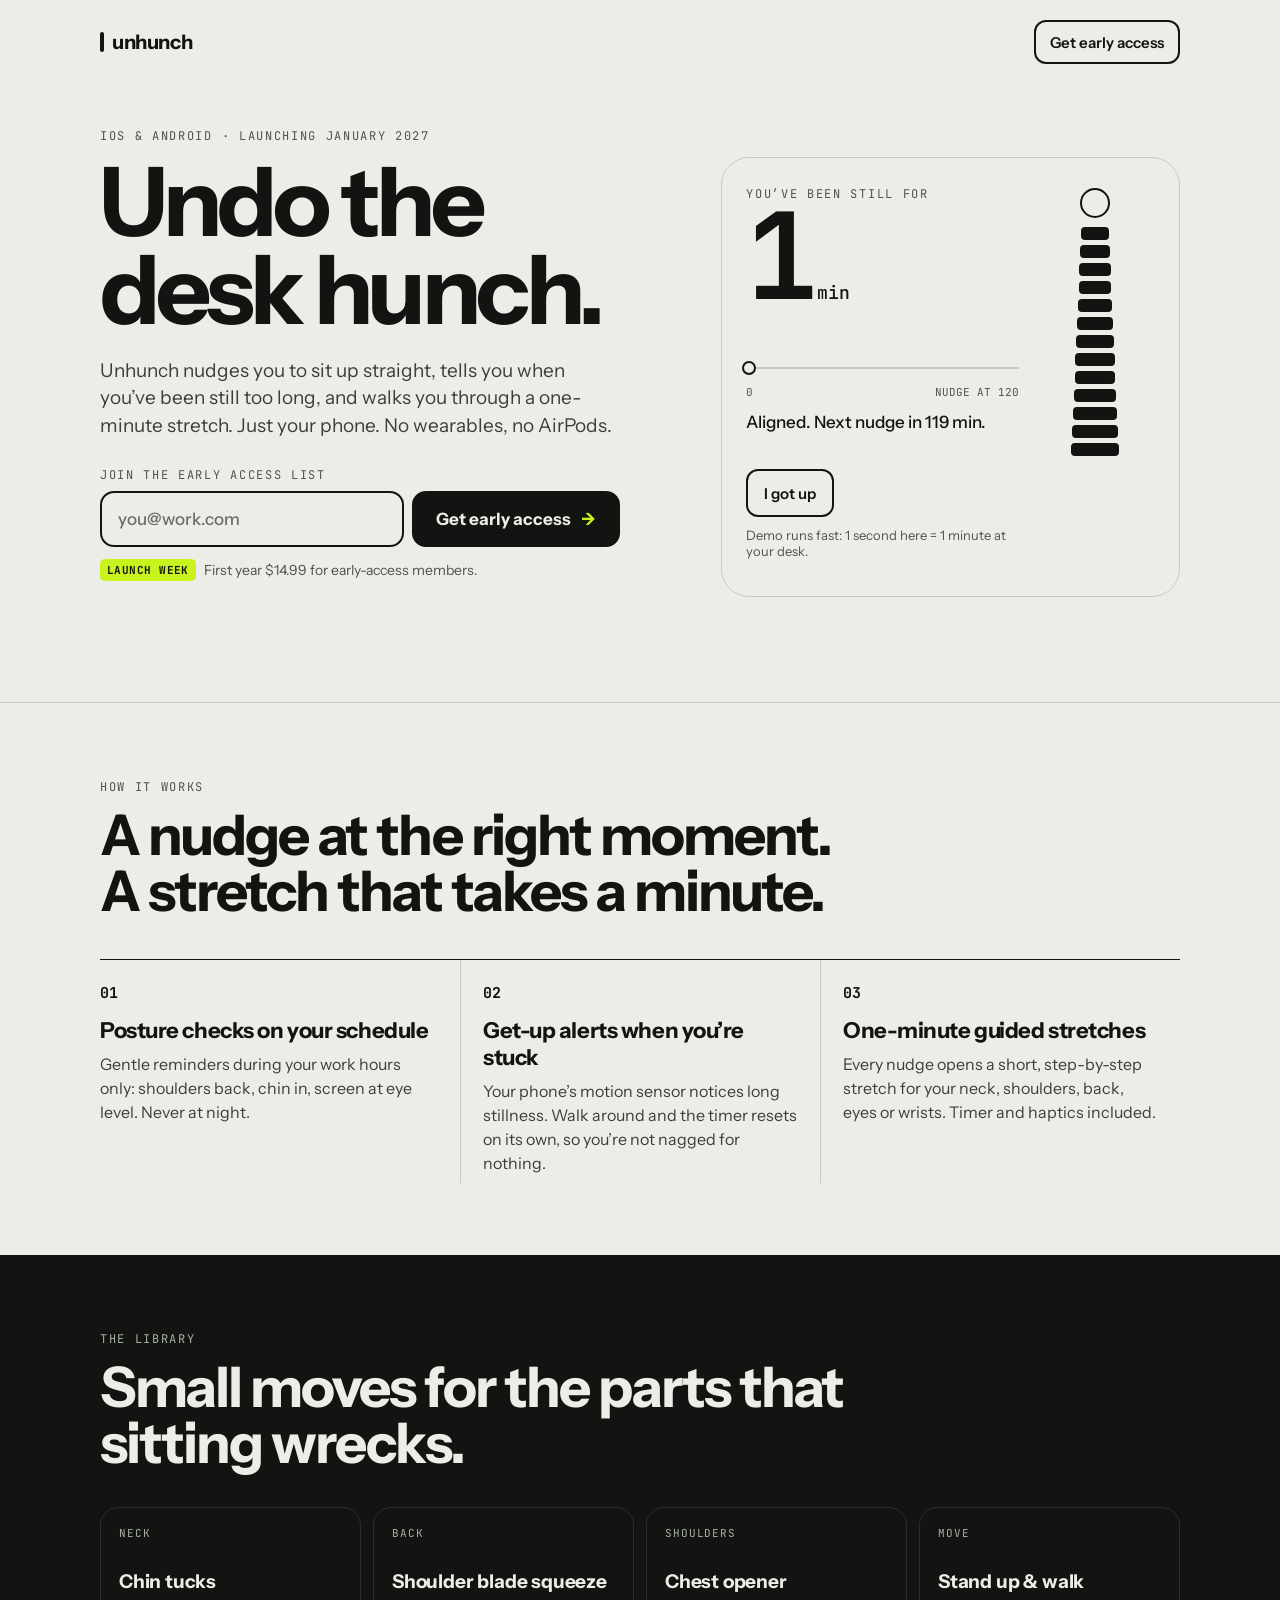
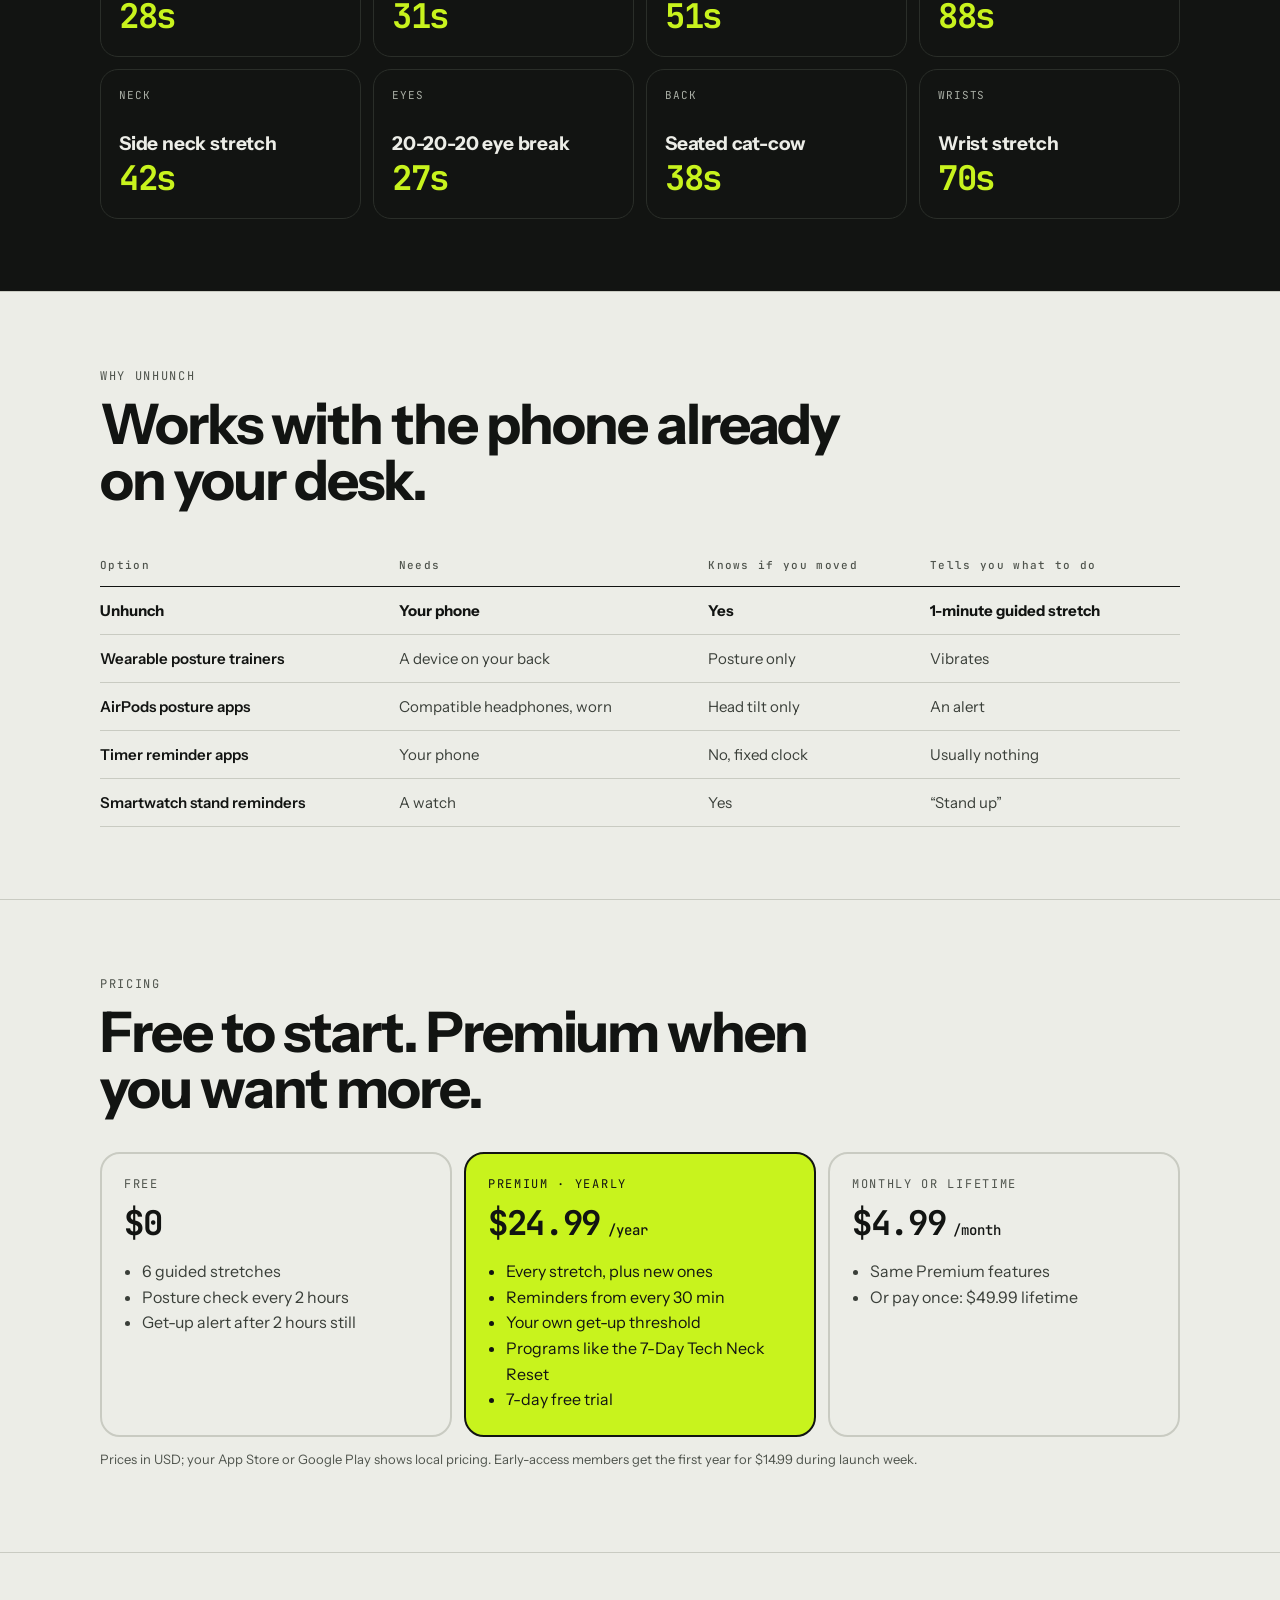
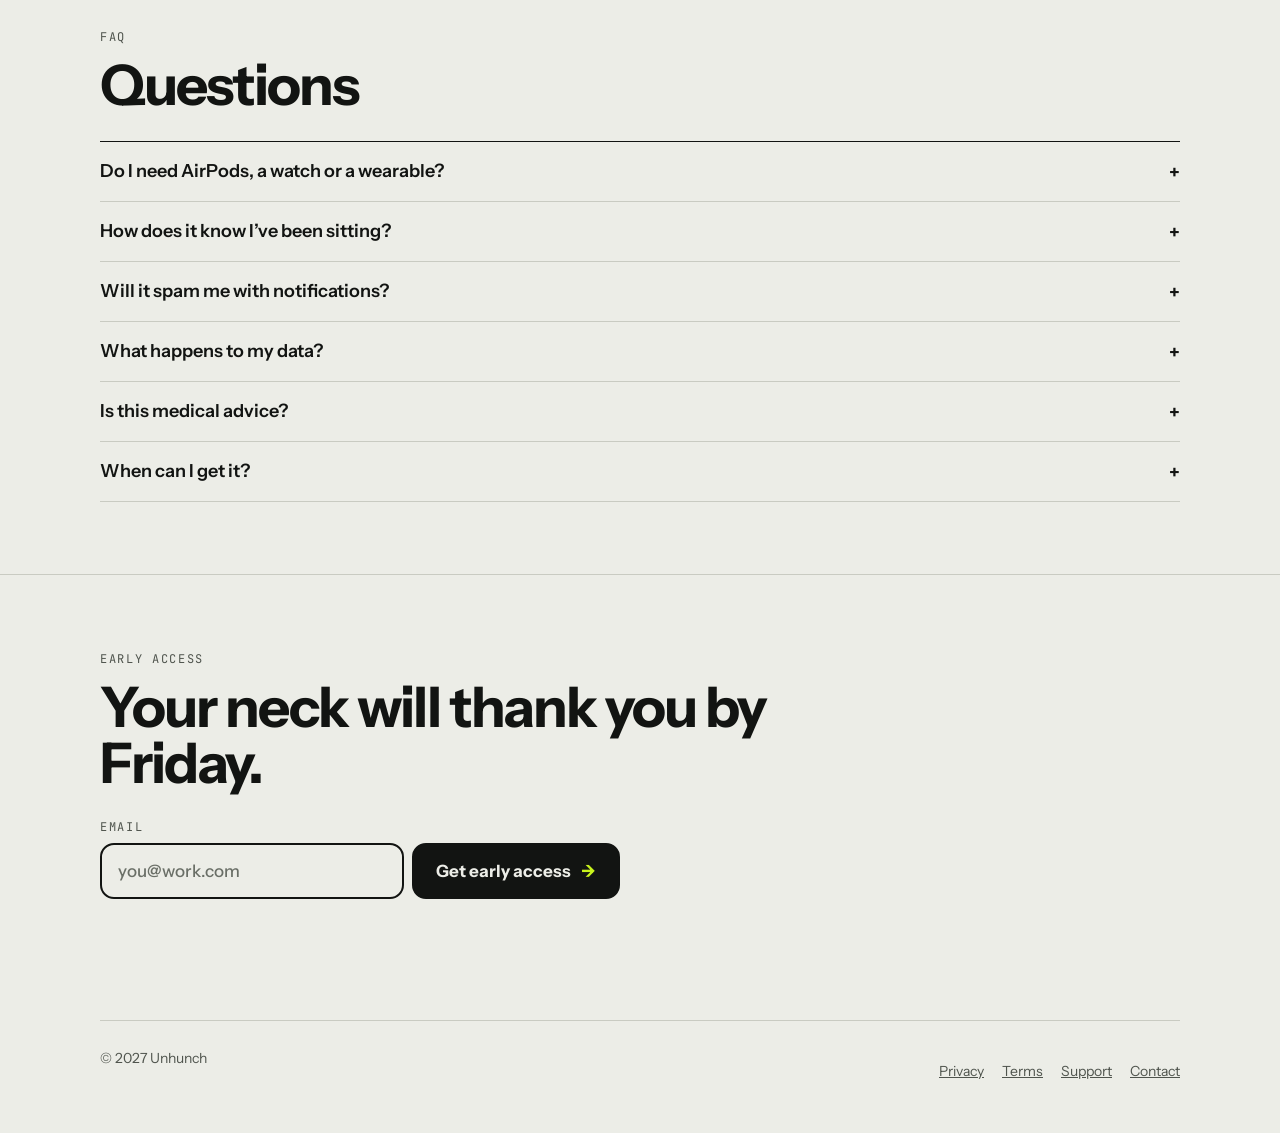
<file: index.html>
<!doctype html>
<html lang="en">
<head>
<meta charset="utf-8">
<meta name="viewport" content="width=device-width, initial-scale=1">
<title>Unhunch — Posture nudges &amp; 1-minute desk stretches</title>
<meta name="description" content="Unhunch nudges you to fix your posture and get up when you've been still too long, then guides a one-minute stretch. Phone only, no wearables. Join the early access list.">
<meta property="og:title" content="Unhunch — Undo the desk hunch">
<meta property="og:description" content="Posture nudges and one-minute desk stretches. Phone only, no wearables.">
<meta property="og:type" content="website">
<!-- Alan adı farklıysa bu iki adresi güncelle (og:image tam adres olmalı) -->
<meta property="og:url" content="https://getunhunch.com/">
<meta property="og:image" content="https://getunhunch.com/og-image.png">
<meta property="og:image:width" content="1200">
<meta property="og:image:height" content="630">
<meta name="twitter:image" content="https://getunhunch.com/og-image.png">
<meta name="twitter:card" content="summary_large_image">
<meta name="color-scheme" content="light">
<meta name="theme-color" content="#ECEDE7">
<link rel="icon" href="favicon.svg" type="image/svg+xml">
<link rel="apple-touch-icon" href="apple-touch-icon.png">
<link rel="preconnect" href="https://fonts.googleapis.com">
<link rel="preconnect" href="https://fonts.gstatic.com" crossorigin>
<link href="https://fonts.googleapis.com/css2?family=Instrument+Sans:wght@400;500;600;700&family=JetBrains+Mono:wght@400;500;700&display=swap" rel="stylesheet">
<style>
  :root {
    --bg: #ECEDE7;
    --ink: #121412;
    --muted: #4F544D;
    --soft: #3A3F39;
    --line: #C9CBC2;
    --signal: #C8F31D;
    --dark-line: #2A2E29;
    --on-dark: #ECEDE7;
    --on-dark-muted: #A9AEA5;
    --sans: 'Instrument Sans', system-ui, -apple-system, sans-serif;
    --mono: 'JetBrains Mono', ui-monospace, monospace;
    --wrap: 1120px;
  }
  * { box-sizing: border-box; }
  html { scroll-behavior: smooth; }
  body { margin: 0; background: var(--bg); color: var(--ink); font-family: var(--sans); -webkit-font-smoothing: antialiased; }
  a { color: var(--ink); }
  img, svg { display: block; }
  .wrap { max-width: var(--wrap); margin: 0 auto; padding: 0 20px; }
  .label { font-family: var(--mono); font-size: 12px; letter-spacing: 0.14em; text-transform: uppercase; color: var(--muted); }
  .mono { font-family: var(--mono); }
  .skip { position: absolute; left: -999px; top: 8px; background: var(--ink); color: var(--bg); padding: 10px 14px; border-radius: 10px; z-index: 10; }
  .skip:focus { left: 8px; }
  :focus-visible { outline: 3px solid var(--ink); outline-offset: 3px; }

  /* nav */
  .nav { display: flex; align-items: center; justify-content: space-between; padding: 20px 0; }
  .wordmark { display: inline-flex; align-items: center; gap: 8px; font-weight: 700; font-size: 20px; letter-spacing: -0.02em; text-decoration: none; }
  .wordmark::before { content: ""; width: 4px; height: 20px; border-radius: 2px; background: var(--ink); }
  .nav-cta { font-weight: 600; font-size: 15px; text-decoration: none; border: 2px solid var(--ink); border-radius: 12px; padding: 10px 14px; min-height: 44px; display: inline-flex; align-items: center; }
  .nav-cta:hover { background: var(--ink); color: var(--bg); }

  /* hero */
  .hero { display: grid; grid-template-columns: minmax(0, 1.25fr) minmax(0, 1fr); gap: 48px; align-items: center; padding: 40px 0 72px; }
  h1 { font-size: clamp(48px, 8vw, 96px); line-height: 0.92; letter-spacing: -0.045em; margin: 14px 0 0; font-weight: 700; }
  .lede { font-size: 19px; line-height: 1.45; color: var(--soft); max-width: 520px; margin: 22px 0 0; }

  .form { margin-top: 28px; max-width: 520px; }
  .form-row { display: flex; gap: 8px; flex-wrap: wrap; }
  .form label { display: block; margin-bottom: 8px; }
  .form input[type=email] {
    flex: 1 1 240px; min-height: 56px; border-radius: 14px; border: 2px solid var(--ink); background: transparent;
    padding: 0 16px; font: 500 17px var(--sans); color: var(--ink);
  }
  .form input::placeholder { color: #6A6F67; }
  .btn {
    min-height: 56px; border-radius: 14px; border: 2px solid var(--ink); background: var(--ink); color: var(--bg);
    font: 700 17px var(--sans); padding: 0 22px; cursor: pointer; display: inline-flex; align-items: center; gap: 10px; justify-content: center;
  }
  .btn:hover { opacity: 0.88; }
  .btn .arrow { color: var(--signal); }
  .offer { margin-top: 12px; font-size: 14px; color: var(--muted); display: flex; gap: 8px; align-items: center; flex-wrap: wrap; }
  .tag { font-family: var(--mono); font-size: 11px; font-weight: 700; background: var(--signal); color: var(--ink); padding: 4px 7px; border-radius: 5px; letter-spacing: 0.04em; }
  .form-msg { margin-top: 12px; font-size: 15px; font-weight: 600; min-height: 22px; }
  .form-msg.ok { padding: 12px 14px; border-radius: 12px; background: var(--signal); border: 2px solid var(--ink); }

  /* live spine demo */
  .demo { border: 1px solid var(--line); border-radius: 28px; padding: 24px; display: grid; grid-template-columns: minmax(0, 1fr) 120px; gap: 16px; min-height: 440px; position: relative; }
  .demo-left { display: flex; flex-direction: column; justify-content: space-between; }
  .big { font-family: var(--mono); font-weight: 700; font-size: clamp(80px, 11vw, 120px); letter-spacing: -0.06em; line-height: 0.9; }
  .big small { font-size: 18px; letter-spacing: 0; font-weight: 500; margin-left: 6px; }
  .ruler { position: relative; height: 22px; margin-top: 18px; }
  .ruler .track { position: absolute; left: 0; right: 0; top: 10px; height: 2px; background: var(--line); }
  .ruler .fill { position: absolute; left: 0; top: 10px; height: 2px; background: var(--ink); width: 0; }
  .ruler .marker { position: absolute; top: 4px; width: 14px; height: 14px; margin-left: -7px; border-radius: 7px; border: 2px solid var(--ink); background: var(--bg); left: 0; }
  .ruler-labels { display: flex; justify-content: space-between; font-family: var(--mono); font-size: 11px; color: var(--muted); margin-top: 6px; }
  .status { font-size: 17px; font-weight: 500; line-height: 1.3; margin: 12px 0 0; min-height: 44px; }
  .demo-note { font-size: 13px; color: var(--muted); margin-top: 10px; }
  .gotup { margin-top: 14px; min-height: 48px; border-radius: 12px; border: 2px solid var(--ink); background: transparent; font: 600 15px var(--sans); color: var(--ink); cursor: pointer; padding: 0 16px; align-self: flex-start; }
  .gotup:hover { background: var(--ink); color: var(--bg); }
  .spine { display: flex; flex-direction: column; align-items: center; gap: 5px; padding-top: 6px; }
  .spine .head { width: 30px; height: 30px; border-radius: 15px; border: 2px solid var(--ink); margin-bottom: 4px; }
  .spine .v { height: 13px; border-radius: 4px; border: 2px solid var(--ink); background: var(--ink); }
  .spine .head, .spine .v { transition: transform 0.6s cubic-bezier(.2,.7,.2,1), background-color 0.4s; }
  .toast {
    position: absolute; left: 16px; right: 16px; bottom: 16px; background: var(--ink); color: var(--on-dark); border-radius: 18px; padding: 14px 16px;
    display: flex; gap: 12px; align-items: center; transform: translateY(12px); opacity: 0; pointer-events: none; transition: all 0.35s;
  }
  .toast.show { transform: none; opacity: 1; pointer-events: auto; }
  .toast .icon { width: 28px; height: 28px; border-radius: 8px; background: var(--signal); display: grid; place-items: center; flex: 0 0 auto; }
  .toast .icon span { width: 3px; height: 14px; border-radius: 2px; background: var(--ink); }
  .toast strong { display: block; font-size: 15px; }
  .toast p { margin: 2px 0 0; font-size: 13px; color: var(--on-dark-muted); }
  .toast-btn { flex: 0 0 auto; min-height: 44px; border: 0; border-radius: 12px; background: var(--signal); color: var(--ink); font: 700 14px var(--sans); padding: 0 14px; cursor: pointer; }

  /* sections */
  section { padding: 72px 0; border-top: 1px solid var(--line); }
  h2 { font-size: clamp(34px, 5vw, 56px); line-height: 1; letter-spacing: -0.035em; margin: 12px 0 0; max-width: 760px; }
  .steps { display: grid; grid-template-columns: repeat(3, minmax(0, 1fr)); gap: 0; margin-top: 40px; border-top: 1px solid var(--ink); }
  .step { padding: 22px 22px 8px 0; }
  .step + .step { border-left: 1px solid var(--line); padding-left: 22px; }
  .step .n { font-family: var(--mono); font-weight: 700; font-size: 15px; }
  .step h3 { font-size: 22px; letter-spacing: -0.02em; margin: 14px 0 8px; }
  .step p { margin: 0; color: var(--soft); line-height: 1.5; }

  .dark { background: var(--ink); color: var(--on-dark); border-top: 0; }
  .dark .label { color: var(--on-dark-muted); }
  .stretch-grid { display: grid; grid-template-columns: repeat(4, minmax(0, 1fr)); gap: 12px; margin-top: 36px; }
  .stretch { border: 1px solid var(--dark-line); border-radius: 18px; padding: 18px; min-height: 150px; display: flex; flex-direction: column; justify-content: space-between; }
  .stretch .meta { font-family: var(--mono); font-size: 11px; color: var(--on-dark-muted); letter-spacing: 0.08em; }
  .stretch h3 { margin: 0; font-size: 19px; letter-spacing: -0.01em; }
  .stretch .sec { font-family: var(--mono); font-size: 34px; font-weight: 700; color: var(--signal); letter-spacing: -0.04em; }

  table.compare { width: 100%; border-collapse: collapse; margin-top: 36px; font-size: 15px; }
  .compare th, .compare td { text-align: left; padding: 14px 10px 14px 0; border-bottom: 1px solid var(--line); vertical-align: top; }
  .compare thead th { font-family: var(--mono); font-size: 11px; letter-spacing: 0.12em; color: var(--muted); font-weight: 500; border-bottom: 1px solid var(--ink); }
  .compare tbody th { font-weight: 600; }
  .compare td { color: var(--soft); }
  .compare .us th, .compare .us td { color: var(--ink); font-weight: 700; }
  .compare .us th { position: relative; }
  .compare .us td:first-of-type, .compare .us th { background: transparent; }
  .table-box { overflow-x: auto; }

  .plans { display: grid; grid-template-columns: repeat(3, minmax(0, 1fr)); gap: 12px; margin-top: 36px; }
  .plan { border: 2px solid var(--line); border-radius: 20px; padding: 22px; display: flex; flex-direction: column; gap: 8px; }
  .plan.hl { border-color: var(--ink); background: var(--signal); }
  .plan .price { font-family: var(--mono); font-size: 34px; font-weight: 700; letter-spacing: -0.04em; }
  .plan .price small { font-size: 14px; font-weight: 500; letter-spacing: 0; }
  .plan ul { margin: 6px 0 0; padding-left: 18px; color: var(--soft); line-height: 1.6; }
  .plan.hl ul { color: var(--ink); }
  .fine { font-size: 13px; color: var(--muted); margin-top: 14px; }

  .faq { margin-top: 28px; border-top: 1px solid var(--ink); }
  .faq details { border-bottom: 1px solid var(--line); }
  .faq summary { cursor: pointer; list-style: none; padding: 18px 0; font-weight: 600; font-size: 18px; display: flex; justify-content: space-between; gap: 16px; min-height: 44px; }
  .faq summary::-webkit-details-marker { display: none; }
  .faq summary::after { content: "+"; font-family: var(--mono); font-weight: 700; }
  .faq details[open] summary::after { content: "–"; }
  .faq p { margin: 0 0 18px; color: var(--soft); line-height: 1.55; max-width: 720px; }

  .final { text-align: left; }
  footer { border-top: 1px solid var(--line); padding: 28px 0 40px; display: flex; justify-content: space-between; gap: 16px; flex-wrap: wrap; font-size: 14px; color: var(--muted); }
  footer nav { display: flex; gap: 18px; flex-wrap: wrap; }
  footer a { color: var(--muted); min-height: 44px; display: inline-flex; align-items: center; }

  @media (max-width: 900px) {
    .hero { grid-template-columns: minmax(0, 1fr); gap: 36px; padding-top: 20px; }
    .stretch-grid { grid-template-columns: repeat(2, minmax(0, 1fr)); }
    .plans { grid-template-columns: minmax(0, 1fr); }
  }
  @media (max-width: 640px) {
    .steps { grid-template-columns: minmax(0, 1fr); }
    .step + .step { border-left: 0; padding-left: 0; border-top: 1px solid var(--line); }
    .demo { grid-template-columns: minmax(0, 1fr) 96px; padding: 18px; min-height: 400px; }
    section { padding: 56px 0; }
    .btn { width: 100%; }
  }
  @media (prefers-reduced-motion: reduce) {
    html { scroll-behavior: auto; }
    .spine .head, .spine .v, .toast { transition: none; }
  }
</style>
</head>
<body>
<a class="skip" href="#main">Skip to content</a>

<div class="wrap">
  <header class="nav">
    <a class="wordmark" href="#" aria-label="Unhunch home">unhunch</a>
    <a class="nav-cta" href="#join">Get early access</a>
  </header>
</div>

<main id="main">
  <div class="wrap">
    <div class="hero">
      <div>
        <span class="label">iOS &amp; Android · Launching January 2027</span>
        <h1>Undo the<br>desk hunch.</h1>
        <p class="lede">Unhunch nudges you to sit up straight, tells you when you’ve been still too long, and walks you through a one-minute stretch. Just your phone. No wearables, no AirPods.</p>

        <form class="form waitlist" id="join" method="post" target="_blank" novalidate>
          <input type="hidden" name="tag" value="waitlist">
          <input type="hidden" name="metadata__signup-location" value="hero">
          <input type="hidden" name="utm_source" value="">
          <input type="hidden" name="utm_medium" value="">
          <input type="hidden" name="utm_campaign" value="">
          <label class="label" for="email-hero">Join the early access list</label>
          <div class="form-row">
            <input id="email-hero" name="email" type="email" autocomplete="email" placeholder="you@work.com" required>
            <button class="btn" type="submit">Get early access <span class="arrow" aria-hidden="true">→</span></button>
          </div>
          <div class="offer"><span class="tag">LAUNCH WEEK</span> First year $14.99 for early-access members.</div>
          <p class="form-msg" role="status" aria-live="polite"></p>
        </form>
      </div>

      <div class="demo" aria-label="Live demo: a spine that bends the longer you stay still">
        <div class="demo-left">
          <div>
            <span class="label">You’ve been still for</span>
            <div class="big"><span id="mins">0</span><small>min</small></div>
          </div>
          <div>
            <div class="ruler" aria-hidden="true"><div class="track"></div><div class="fill" id="fill"></div><div class="marker" id="marker"></div></div>
            <div class="ruler-labels" aria-hidden="true"><span>0</span><span>NUDGE AT 120</span></div>
            <p class="status" id="status" aria-live="polite">Aligned. Next nudge in 120 min.</p>
            <button class="gotup" type="button" id="gotup">I got up</button>
            <p class="demo-note">Demo runs fast: 1 second here = 1 minute at your desk.</p>
          </div>
        </div>
        <div class="spine" id="spine" role="img" aria-label="Spine visual"></div>
        <div class="toast" id="toast" role="alert" aria-hidden="true">
          <div class="icon"><span></span></div>
          <div style="flex: 1 1 auto;"><strong>You’ve been still for 2 hours</strong><p>Get up and walk a bit. Even 2 minutes helps.</p></div>
          <button class="toast-btn" type="button" id="toast-gotup">I got up</button>
        </div>
      </div>
    </div>
  </div>

  <section aria-labelledby="how">
    <div class="wrap">
      <span class="label">How it works</span>
      <h2 id="how">A nudge at the right moment. A stretch that takes a minute.</h2>
      <div class="steps">
        <div class="step">
          <span class="n">01</span>
          <h3>Posture checks on your schedule</h3>
          <p>Gentle reminders during your work hours only: shoulders back, chin in, screen at eye level. Never at night.</p>
        </div>
        <div class="step">
          <span class="n">02</span>
          <h3>Get-up alerts when you’re stuck</h3>
          <p>Your phone’s motion sensor notices long stillness. Walk around and the timer resets on its own, so you’re not nagged for nothing.</p>
        </div>
        <div class="step">
          <span class="n">03</span>
          <h3>One-minute guided stretches</h3>
          <p>Every nudge opens a short, step-by-step stretch for your neck, shoulders, back, eyes or wrists. Timer and haptics included.</p>
        </div>
      </div>
    </div>
  </section>

  <section class="dark" aria-labelledby="stretches">
    <div class="wrap">
      <span class="label">The library</span>
      <h2 id="stretches">Small moves for the parts that sitting wrecks.</h2>
      <div class="stretch-grid">
        <div class="stretch"><span class="meta">NECK</span><div><h3>Chin tucks</h3><span class="sec">28s</span></div></div>
        <div class="stretch"><span class="meta">BACK</span><div><h3>Shoulder blade squeeze</h3><span class="sec">31s</span></div></div>
        <div class="stretch"><span class="meta">SHOULDERS</span><div><h3>Chest opener</h3><span class="sec">51s</span></div></div>
        <div class="stretch"><span class="meta">MOVE</span><div><h3>Stand up &amp; walk</h3><span class="sec">88s</span></div></div>
        <div class="stretch"><span class="meta">NECK</span><div><h3>Side neck stretch</h3><span class="sec">42s</span></div></div>
        <div class="stretch"><span class="meta">EYES</span><div><h3>20-20-20 eye break</h3><span class="sec">27s</span></div></div>
        <div class="stretch"><span class="meta">BACK</span><div><h3>Seated cat-cow</h3><span class="sec">38s</span></div></div>
        <div class="stretch"><span class="meta">WRISTS</span><div><h3>Wrist stretch</h3><span class="sec">70s</span></div></div>
      </div>
    </div>
  </section>

  <section aria-labelledby="why">
    <div class="wrap">
      <span class="label">Why Unhunch</span>
      <h2 id="why">Works with the phone already on your desk.</h2>
      <div class="table-box">
        <table class="compare">
          <thead>
            <tr><th scope="col">Option</th><th scope="col">Needs</th><th scope="col">Knows if you moved</th><th scope="col">Tells you what to do</th></tr>
          </thead>
          <tbody>
            <tr class="us"><th scope="row">Unhunch</th><td>Your phone</td><td>Yes</td><td>1-minute guided stretch</td></tr>
            <tr><th scope="row">Wearable posture trainers</th><td>A device on your back</td><td>Posture only</td><td>Vibrates</td></tr>
            <tr><th scope="row">AirPods posture apps</th><td>Compatible headphones, worn</td><td>Head tilt only</td><td>An alert</td></tr>
            <tr><th scope="row">Timer reminder apps</th><td>Your phone</td><td>No, fixed clock</td><td>Usually nothing</td></tr>
            <tr><th scope="row">Smartwatch stand reminders</th><td>A watch</td><td>Yes</td><td>“Stand up”</td></tr>
          </tbody>
        </table>
      </div>
    </div>
  </section>

  <section aria-labelledby="pricing">
    <div class="wrap">
      <span class="label">Pricing</span>
      <h2 id="pricing">Free to start. Premium when you want more.</h2>
      <div class="plans">
        <div class="plan">
          <span class="label">Free</span>
          <span class="price">$0</span>
          <ul>
            <li>6 guided stretches</li>
            <li>Posture check every 2 hours</li>
            <li>Get-up alert after 2 hours still</li>
          </ul>
        </div>
        <div class="plan hl">
          <span class="label" style="color: var(--ink)">Premium · Yearly</span>
          <span class="price">$24.99<small> /year</small></span>
          <ul>
            <li>Every stretch, plus new ones</li>
            <li>Reminders from every 30 min</li>
            <li>Your own get-up threshold</li>
            <li>Programs like the 7-Day Tech Neck Reset</li>
            <li>7-day free trial</li>
          </ul>
        </div>
        <div class="plan">
          <span class="label">Monthly or lifetime</span>
          <span class="price">$4.99<small> /month</small></span>
          <ul>
            <li>Same Premium features</li>
            <li>Or pay once: $49.99 lifetime</li>
          </ul>
        </div>
      </div>
      <p class="fine">Prices in USD; your App Store or Google Play shows local pricing. Early-access members get the first year for $14.99 during launch week.</p>
    </div>
  </section>

  <section aria-labelledby="faq">
    <div class="wrap">
      <span class="label">FAQ</span>
      <h2 id="faq">Questions</h2>
      <div class="faq">
        <details>
          <summary>Do I need AirPods, a watch or a wearable?</summary>
          <p>No. Unhunch uses your phone’s own motion sensor and scheduled reminders. Nothing else to buy or wear.</p>
        </details>
        <details>
          <summary>How does it know I’ve been sitting?</summary>
          <p>Your phone notices when it hasn’t moved with you for a while. When you walk around, the timer resets. You can also tap “I got up” yourself.</p>
        </details>
        <details>
          <summary>Will it spam me with notifications?</summary>
          <p>Reminders only come during the work hours you set, at the interval you choose. Weekends are off by default.</p>
        </details>
        <details>
          <summary>What happens to my data?</summary>
          <p>Your activity and stats stay on your phone. No account is needed to use Unhunch.</p>
        </details>
        <details>
          <summary>Is this medical advice?</summary>
          <p>No. Unhunch is a general wellness app, not a medical device or treatment. If something hurts, stop and talk to a professional.</p>
        </details>
        <details>
          <summary>When can I get it?</summary>
          <p>We’re launching on iOS and Android in January 2027. Early-access members get beta invites in late December and the launch-week price.</p>
        </details>
      </div>
    </div>
  </section>

  <section class="final" aria-labelledby="final">
    <div class="wrap">
      <span class="label">Early access</span>
      <h2 id="final">Your neck will thank you by Friday.</h2>
      <form class="form waitlist" method="post" target="_blank" novalidate>
        <input type="hidden" name="tag" value="waitlist">
        <input type="hidden" name="metadata__signup-location" value="footer">
        <input type="hidden" name="utm_source" value="">
        <input type="hidden" name="utm_medium" value="">
        <input type="hidden" name="utm_campaign" value="">
        <label class="label" for="email-final">Email</label>
        <div class="form-row">
          <input id="email-final" name="email" type="email" autocomplete="email" placeholder="you@work.com" required>
          <button class="btn" type="submit">Get early access <span class="arrow" aria-hidden="true">→</span></button>
        </div>
        <p class="form-msg" role="status" aria-live="polite"></p>
      </form>
    </div>
  </section>
</main>

<div class="wrap">
  <footer>
    <span>© 2027 Unhunch</span>
    <nav aria-label="Legal">
      <a href="/privacy">Privacy</a>
      <a href="/terms">Terms</a>
      <a href="/support">Support</a>
      <a href="mailto:hello@getunhunch.com">Contact</a>
    </nav>
  </footer>
</div>

<script>
/*
 * BUTTONDOWN_USERNAME: Buttondown hesabındaki kullanıcı adın (Settings → Basics → Username).
 * Form, Buttondown'un önerdiği şekilde standart HTML formu olarak gönderilir (fetch değil):
 * onay ve gerekirse CAPTCHA, Buttondown'un sayfasında yeni sekmede açılır.
 * Boş bırakılırsa form hiçbir yere gönderilmez ve "henüz bağlı değil" uyarısı gösterilir.
 */
const BUTTONDOWN_USERNAME = '';

(function waitlist() {
  const validEmail = (v) => /^[^\s@]+@[^\s@]+\.[^\s@]+$/.test(v);
  const params = new URLSearchParams(location.search);
  document.querySelectorAll('form.waitlist').forEach((form) => {
    const input = form.querySelector('input[type=email]');
    const msg = form.querySelector('.form-msg');
    if (BUTTONDOWN_USERNAME) {
      form.action = 'https://buttondown.com/api/emails/embed-subscribe/' + encodeURIComponent(BUTTONDOWN_USERNAME);
    }
    // Reklam/paylaşım bağlantılarındaki utm_* değerlerini aboneye taşı
    ['utm_source', 'utm_medium', 'utm_campaign'].forEach((k) => {
      const field = form.querySelector('input[name=' + k + ']');
      if (field) field.value = params.get(k) || '';
    });
    form.addEventListener('submit', (e) => {
      msg.className = 'form-msg';
      msg.textContent = '';
      const email = input.value.trim();
      if (!validEmail(email)) {
        e.preventDefault();
        msg.textContent = 'Please enter a valid email address.';
        input.focus();
        return;
      }
      if (!BUTTONDOWN_USERNAME) {
        e.preventDefault();
        msg.textContent = 'Waitlist is not connected yet (set BUTTONDOWN_USERNAME).';
        return;
      }
      // Gönderim tarayıcıya bırakılır; sayfada teşekkür mesajı gösterilir.
      msg.className = 'form-msg ok';
      msg.textContent = "Almost there. Check your inbox to confirm. Meanwhile, try a chin tuck: glide your chin straight back and hold 5 seconds.";
    });
  });
})();

(function spineDemo() {
  const spine = document.getElementById('spine');
  const minsEl = document.getElementById('mins');
  const fill = document.getElementById('fill');
  const marker = document.getElementById('marker');
  const status = document.getElementById('status');
  const toast = document.getElementById('toast');
  const LIMIT = 120;
  const N = 13;
  const signal = getComputedStyle(document.documentElement).getPropertyValue('--signal').trim();
  const ink = getComputedStyle(document.documentElement).getPropertyValue('--ink').trim();

  const head = document.createElement('div');
  head.className = 'head';
  spine.appendChild(head);
  const verts = [];
  for (let i = 0; i < N; i++) {
    const v = document.createElement('div');
    v.className = 'v';
    v.style.width = (28 + i * 1.6) + 'px';
    spine.appendChild(v);
    verts.push(v);
  }

  let start = Date.now();
  let toastShown = false;

  function render() {
    const mins = Math.min(150, Math.floor((Date.now() - start) / 1000));
    const bend = Math.min(mins / LIMIT, 1.25);
    const pct = Math.min(bend, 1) * 100;
    minsEl.textContent = mins;
    fill.style.width = pct + '%';
    marker.style.left = pct + '%';
    marker.style.background = bend >= 0.75 ? signal : '';
    head.style.transform = 'translateX(' + Math.round(bend * 40) + 'px)';
    verts.forEach((v, i) => {
      const s = Math.sin(Math.PI * (i / (N - 1)) * 0.85 + 0.25);
      v.style.transform = 'translateX(' + Math.round(bend * 30 * s) + 'px)';
      v.style.background = bend >= 0.75 && s > 0.75 ? signal : ink;
    });
    const left = Math.max(0, LIMIT - mins);
    status.textContent = mins >= LIMIT
      ? 'Past your limit. Stand up now.'
      : bend >= 0.75 ? 'Drifting forward. Stand up in ' + left + ' min.'
      : 'Aligned. Next nudge in ' + left + ' min.';
    if (mins >= LIMIT && !toastShown) {
      toastShown = true;
      toast.classList.add('show');
      toast.setAttribute('aria-hidden', 'false');
    }
  }

  const reset = () => {
    start = Date.now();
    toastShown = false;
    toast.classList.remove('show');
    toast.setAttribute('aria-hidden', 'true');
    render();
  };
  document.getElementById('gotup').addEventListener('click', reset);
  document.getElementById('toast-gotup').addEventListener('click', reset);

  render();
  setInterval(render, 1000);
})();
</script>
</body>
</html>
</file>
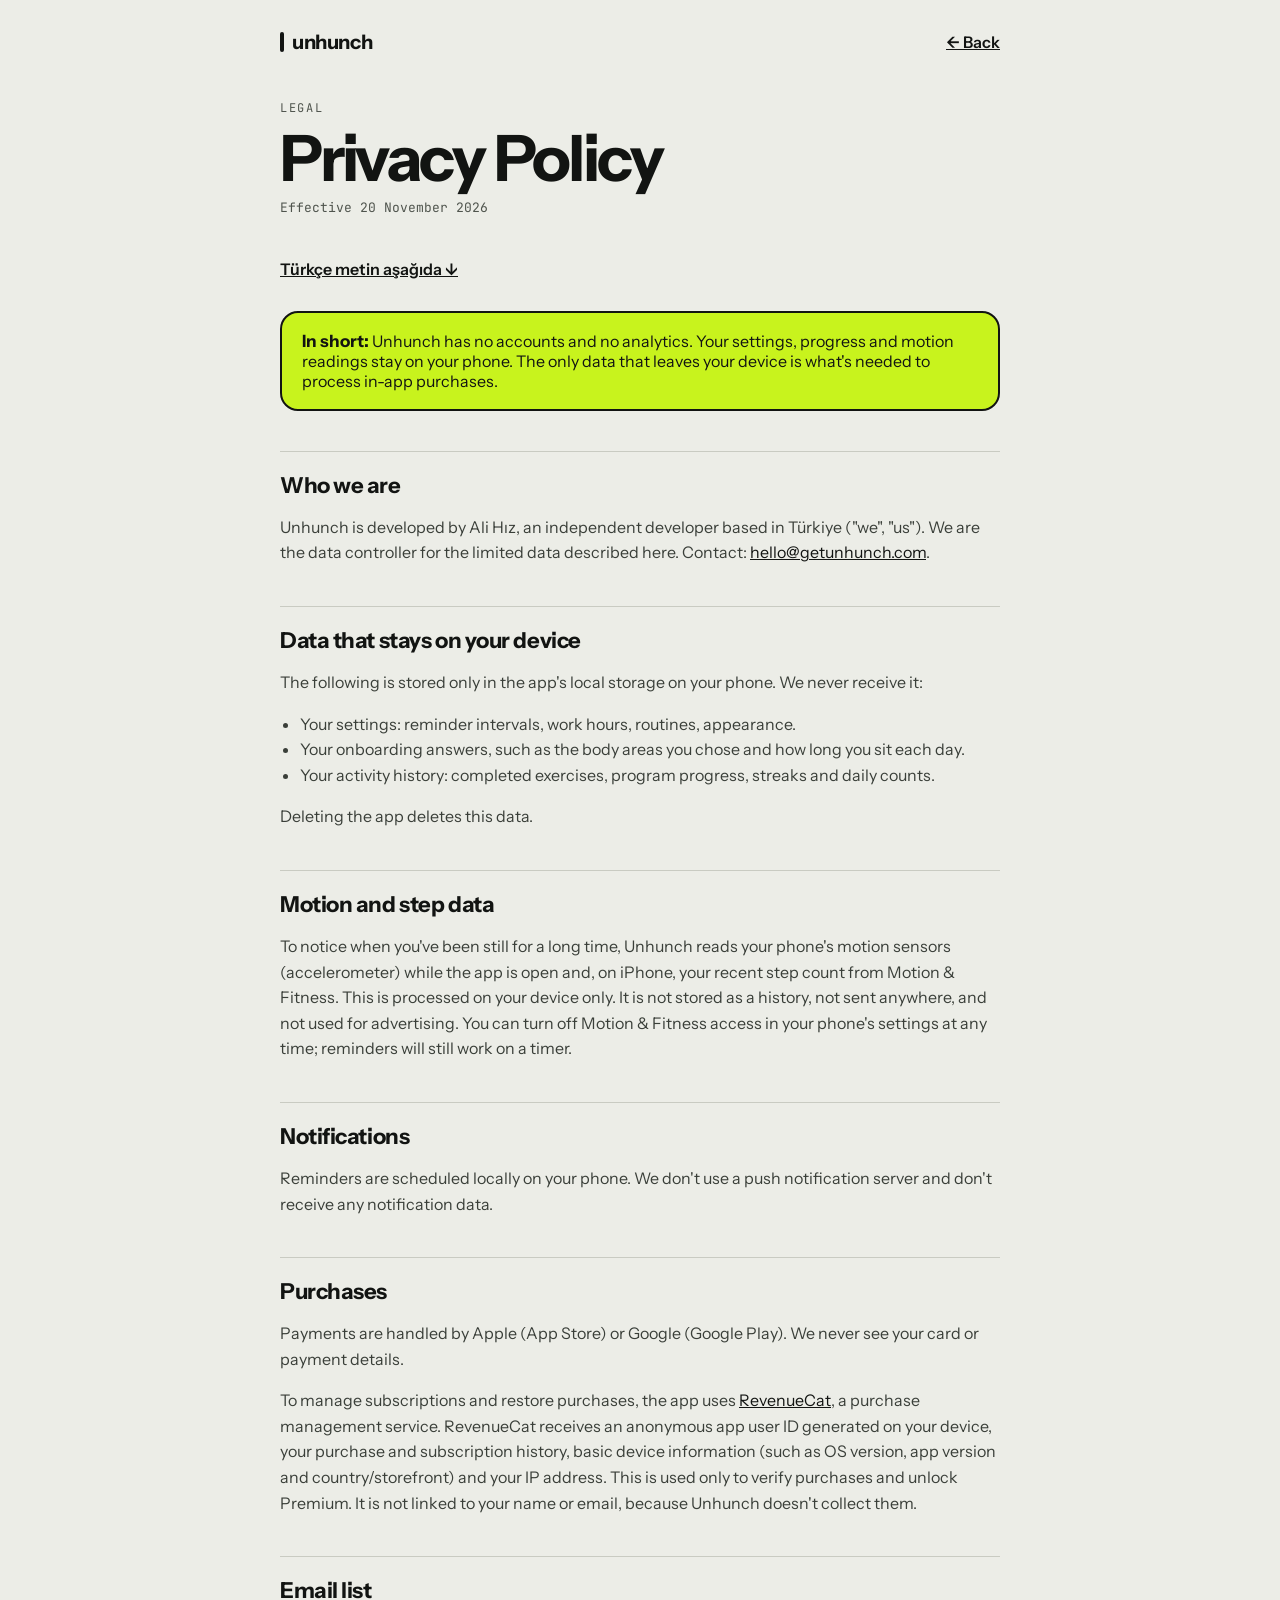
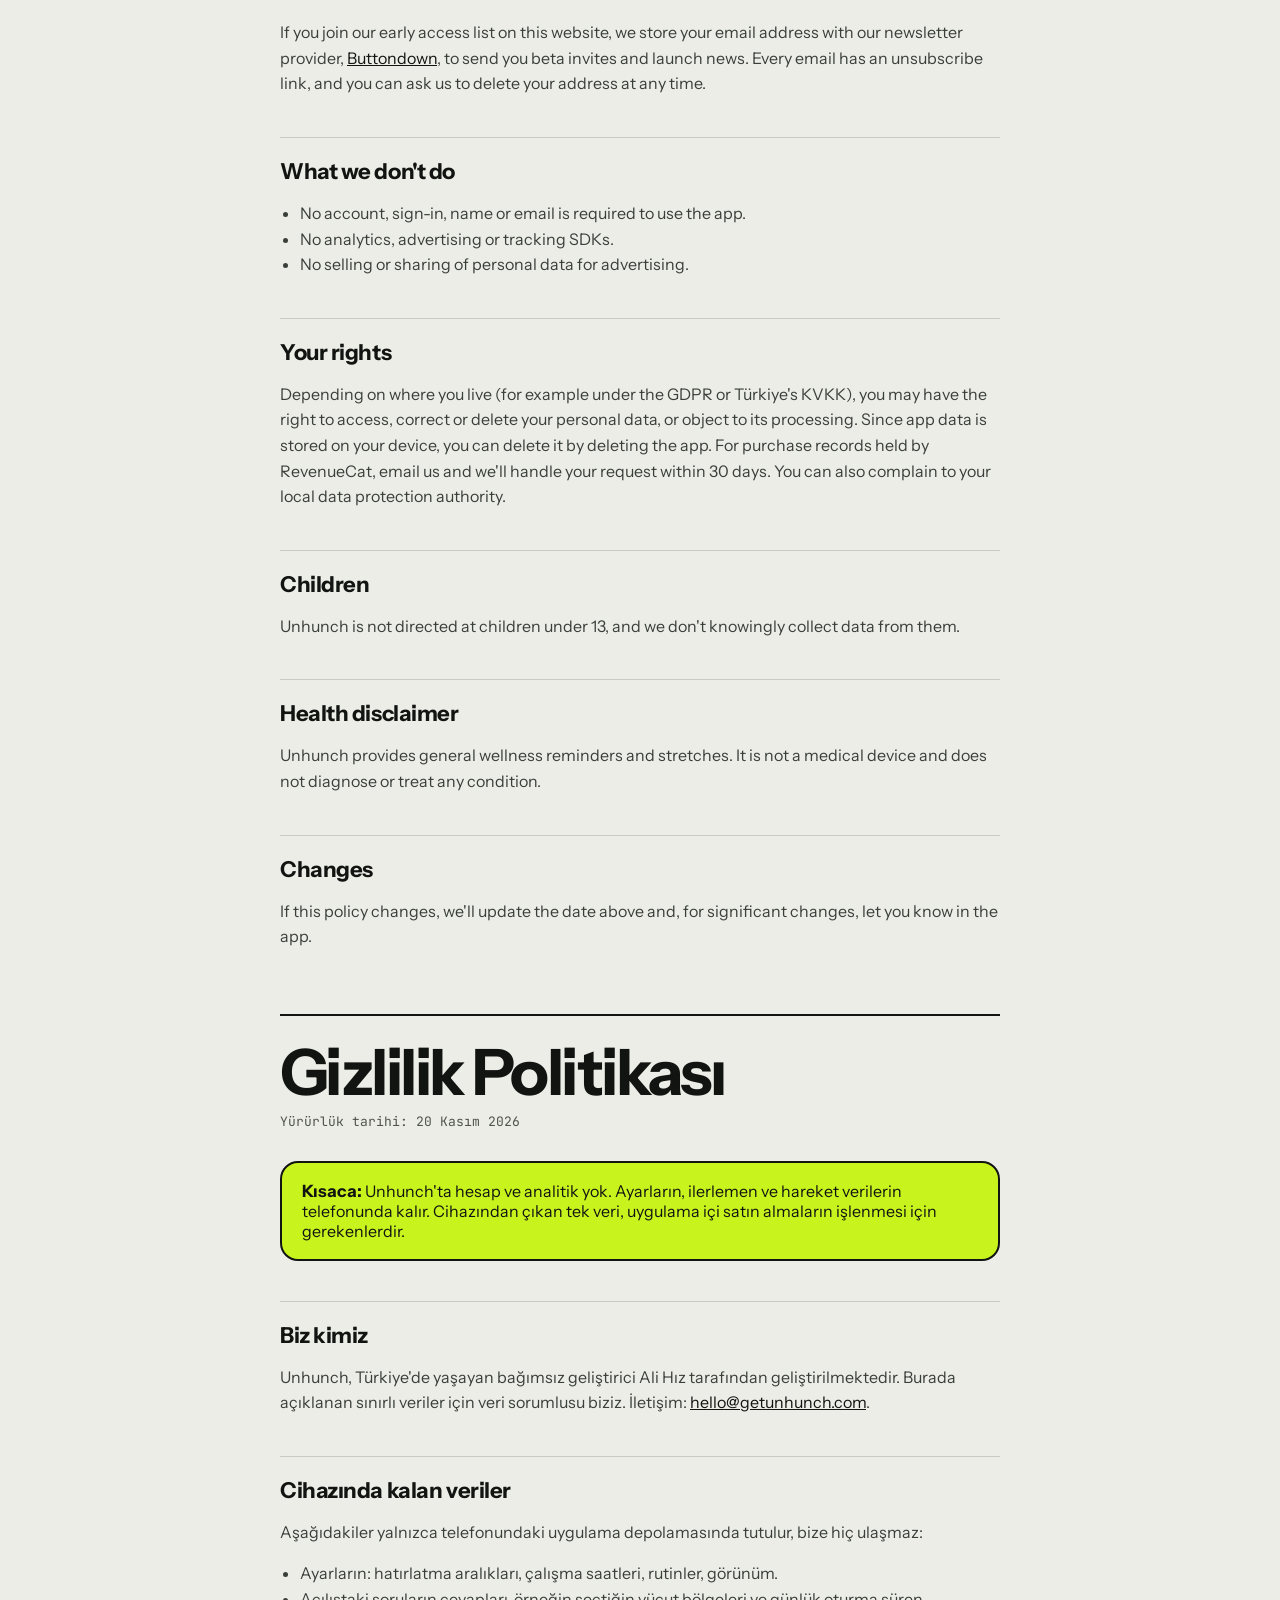
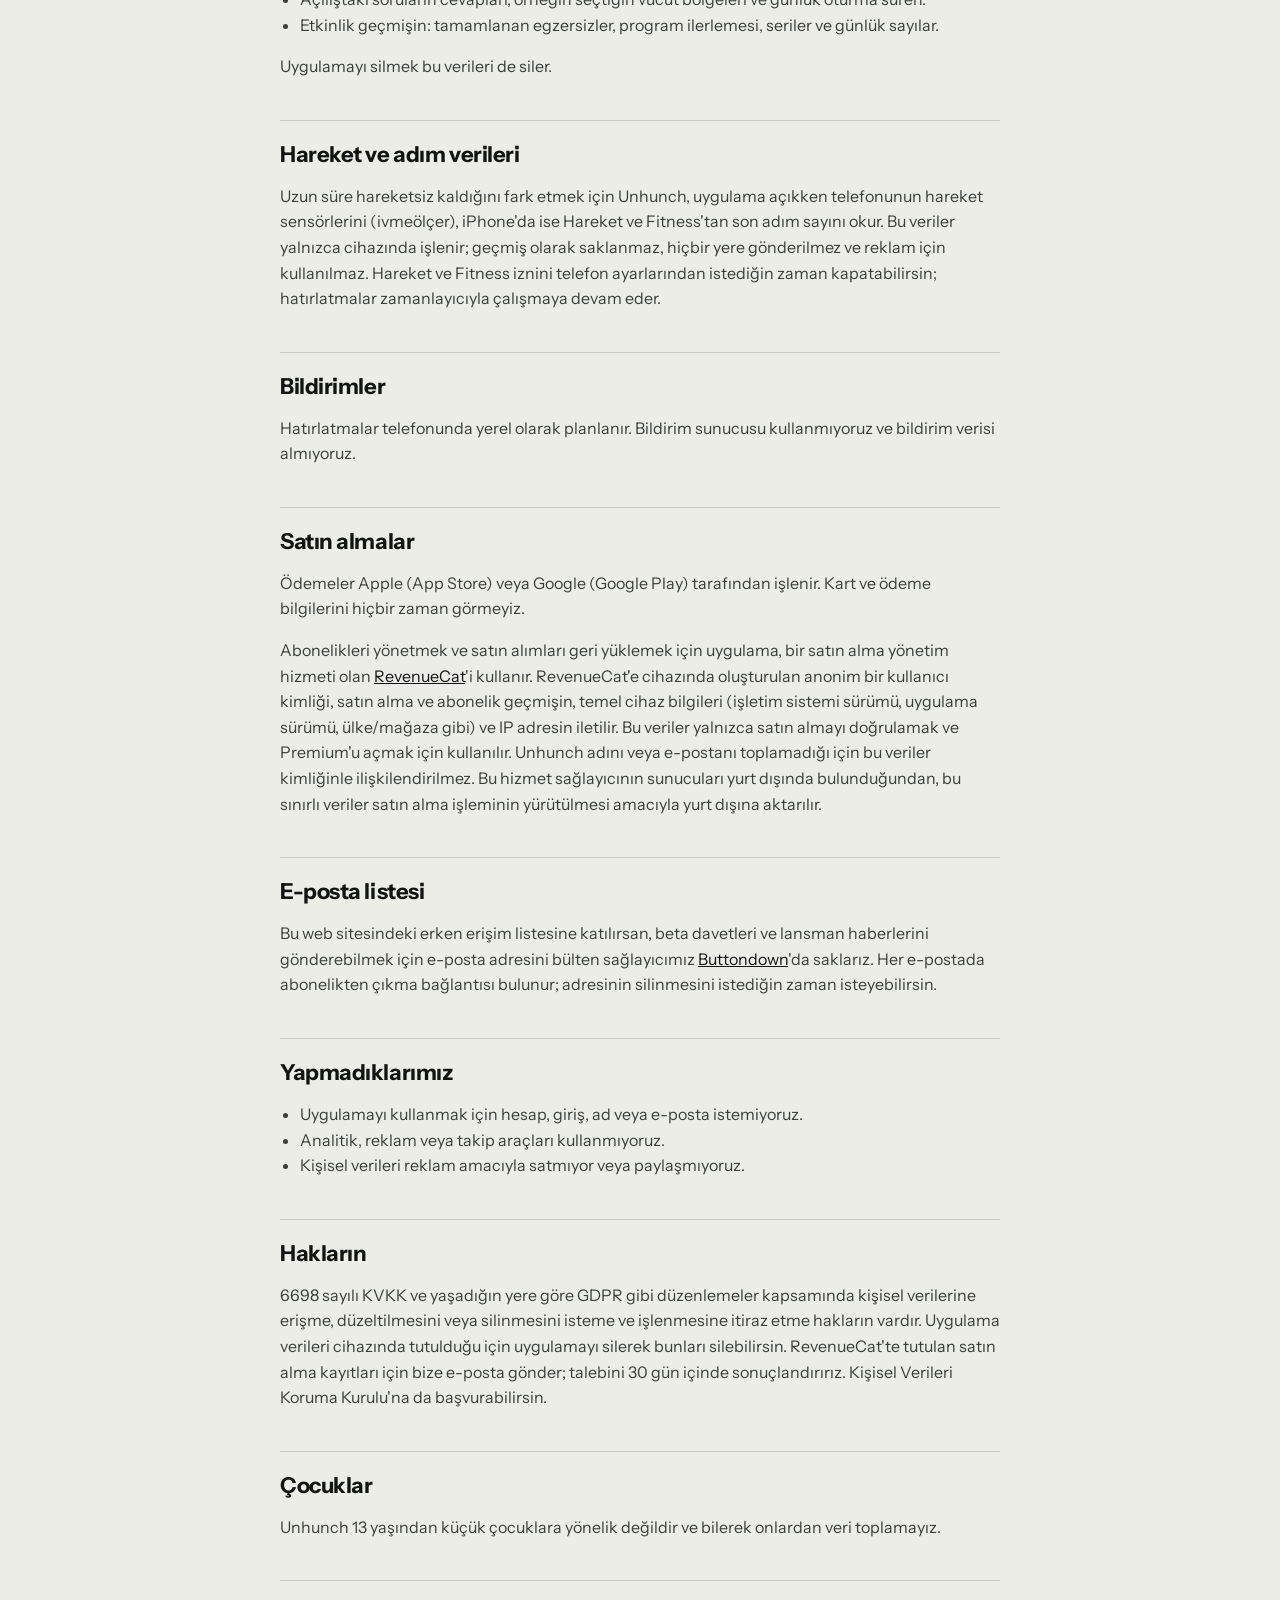
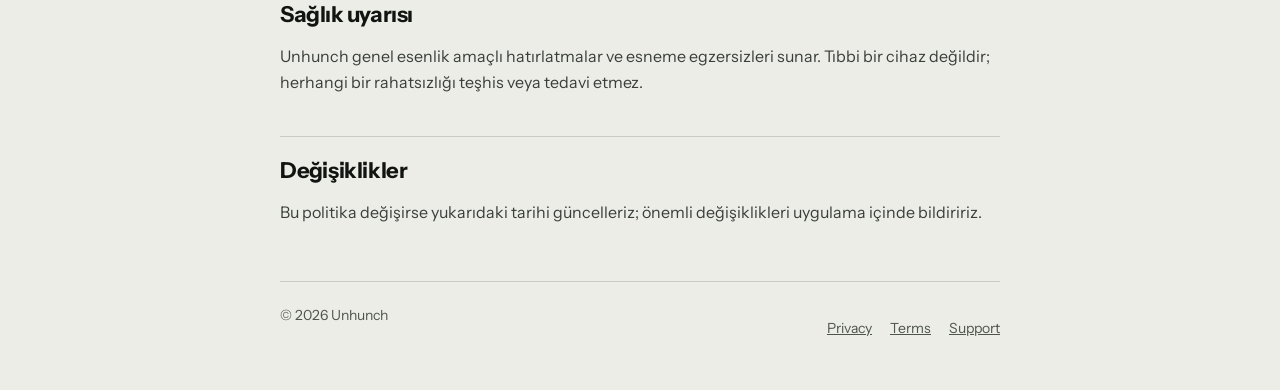
<file: privacy.html>
<!doctype html>
<html lang="en">
<head>
<meta charset="utf-8">
<meta name="viewport" content="width=device-width, initial-scale=1">
<title>Privacy Policy — Unhunch</title>
<meta name="description" content="How Unhunch handles your data: no account, activity stays on your phone.">
<meta name="color-scheme" content="light">
<link rel="icon" href="favicon.svg" type="image/svg+xml">
<link rel="preconnect" href="https://fonts.googleapis.com">
<link rel="preconnect" href="https://fonts.gstatic.com" crossorigin>
<link href="https://fonts.googleapis.com/css2?family=Instrument+Sans:wght@400;500;600;700&family=JetBrains+Mono:wght@400;500;700&display=swap" rel="stylesheet">
<link rel="stylesheet" href="legal.css">
</head>
<body>
<div class="wrap">
  <header class="nav">
    <a class="wordmark" href="/">unhunch</a>
    <a class="back" href="/">← Back</a>
  </header>

  <main>
    <span class="label">Legal</span>
    <h1>Privacy Policy</h1>
    <p class="meta">Effective 20 November 2026</p>
    <a class="lang" href="#tr">Türkçe metin aşağıda ↓</a>

    <div class="summary">
    <strong>In short:</strong> Unhunch has no accounts and no analytics. Your settings, progress and motion readings stay on your phone. The only data that leaves your device is what's needed to process in-app purchases.
    </div>

    <h2>Who we are</h2>
    <p>Unhunch is developed by Ali Hız, an independent developer based in Türkiye ("we", "us"). We are the data controller for the limited data described here. Contact: <a href="mailto:hello@getunhunch.com">hello@getunhunch.com</a>.</p>

    <h2>Data that stays on your device</h2>
    <p>The following is stored only in the app's local storage on your phone. We never receive it:</p>
    <ul>
      <li>Your settings: reminder intervals, work hours, routines, appearance.</li>
      <li>Your onboarding answers, such as the body areas you chose and how long you sit each day.</li>
      <li>Your activity history: completed exercises, program progress, streaks and daily counts.</li>
    </ul>
    <p>Deleting the app deletes this data.</p>

    <h2>Motion and step data</h2>
    <p>To notice when you've been still for a long time, Unhunch reads your phone's motion sensors (accelerometer) while the app is open and, on iPhone, your recent step count from Motion &amp; Fitness. This is processed on your device only. It is not stored as a history, not sent anywhere, and not used for advertising. You can turn off Motion &amp; Fitness access in your phone's settings at any time; reminders will still work on a timer.</p>

    <h2>Notifications</h2>
    <p>Reminders are scheduled locally on your phone. We don't use a push notification server and don't receive any notification data.</p>

    <h2>Purchases</h2>
    <p>Payments are handled by Apple (App Store) or Google (Google Play). We never see your card or payment details.</p>
    <p>To manage subscriptions and restore purchases, the app uses <a href="https://www.revenuecat.com/privacy">RevenueCat</a>, a purchase management service. RevenueCat receives an anonymous app user ID generated on your device, your purchase and subscription history, basic device information (such as OS version, app version and country/storefront) and your IP address. This is used only to verify purchases and unlock Premium. It is not linked to your name or email, because Unhunch doesn't collect them.</p>

    <h2>Email list</h2>
    <p>If you join our early access list on this website, we store your email address with our newsletter provider, <a href="https://buttondown.com/legal/privacy">Buttondown</a>, to send you beta invites and launch news. Every email has an unsubscribe link, and you can ask us to delete your address at any time.</p>

    <h2>What we don't do</h2>
    <ul>
      <li>No account, sign-in, name or email is required to use the app.</li>
      <li>No analytics, advertising or tracking SDKs.</li>
      <li>No selling or sharing of personal data for advertising.</li>
    </ul>

    <h2>Your rights</h2>
    <p>Depending on where you live (for example under the GDPR or Türkiye's KVKK), you may have the right to access, correct or delete your personal data, or object to its processing. Since app data is stored on your device, you can delete it by deleting the app. For purchase records held by RevenueCat, email us and we'll handle your request within 30 days. You can also complain to your local data protection authority.</p>

    <h2>Children</h2>
    <p>Unhunch is not directed at children under 13, and we don't knowingly collect data from them.</p>

    <h2>Health disclaimer</h2>
    <p>Unhunch provides general wellness reminders and stretches. It is not a medical device and does not diagnose or treat any condition.</p>

    <h2>Changes</h2>
    <p>If this policy changes, we'll update the date above and, for significant changes, let you know in the app.</p>

    <hr id="tr">

    <h1 lang="tr">Gizlilik Politikası</h1>
    <div lang="tr">
    <p class="meta">Yürürlük tarihi: 20 Kasım 2026</p>

    <div class="summary">
    <strong>Kısaca:</strong> Unhunch'ta hesap ve analitik yok. Ayarların, ilerlemen ve hareket verilerin telefonunda kalır. Cihazından çıkan tek veri, uygulama içi satın almaların işlenmesi için gerekenlerdir.
    </div>

    <h2>Biz kimiz</h2>
    <p>Unhunch, Türkiye'de yaşayan bağımsız geliştirici Ali Hız tarafından geliştirilmektedir. Burada açıklanan sınırlı veriler için veri sorumlusu biziz. İletişim: <a href="mailto:hello@getunhunch.com">hello@getunhunch.com</a>.</p>

    <h2>Cihazında kalan veriler</h2>
    <p>Aşağıdakiler yalnızca telefonundaki uygulama depolamasında tutulur, bize hiç ulaşmaz:</p>
    <ul>
      <li>Ayarların: hatırlatma aralıkları, çalışma saatleri, rutinler, görünüm.</li>
      <li>Açılıştaki soruların cevapları, örneğin seçtiğin vücut bölgeleri ve günlük oturma süren.</li>
      <li>Etkinlik geçmişin: tamamlanan egzersizler, program ilerlemesi, seriler ve günlük sayılar.</li>
    </ul>
    <p>Uygulamayı silmek bu verileri de siler.</p>

    <h2>Hareket ve adım verileri</h2>
    <p>Uzun süre hareketsiz kaldığını fark etmek için Unhunch, uygulama açıkken telefonunun hareket sensörlerini (ivmeölçer), iPhone'da ise Hareket ve Fitness'tan son adım sayını okur. Bu veriler yalnızca cihazında işlenir; geçmiş olarak saklanmaz, hiçbir yere gönderilmez ve reklam için kullanılmaz. Hareket ve Fitness iznini telefon ayarlarından istediğin zaman kapatabilirsin; hatırlatmalar zamanlayıcıyla çalışmaya devam eder.</p>

    <h2>Bildirimler</h2>
    <p>Hatırlatmalar telefonunda yerel olarak planlanır. Bildirim sunucusu kullanmıyoruz ve bildirim verisi almıyoruz.</p>

    <h2>Satın almalar</h2>
    <p>Ödemeler Apple (App Store) veya Google (Google Play) tarafından işlenir. Kart ve ödeme bilgilerini hiçbir zaman görmeyiz.</p>
    <p>Abonelikleri yönetmek ve satın alımları geri yüklemek için uygulama, bir satın alma yönetim hizmeti olan <a href="https://www.revenuecat.com/privacy">RevenueCat</a>'i kullanır. RevenueCat'e cihazında oluşturulan anonim bir kullanıcı kimliği, satın alma ve abonelik geçmişin, temel cihaz bilgileri (işletim sistemi sürümü, uygulama sürümü, ülke/mağaza gibi) ve IP adresin iletilir. Bu veriler yalnızca satın almayı doğrulamak ve Premium'u açmak için kullanılır. Unhunch adını veya e-postanı toplamadığı için bu veriler kimliğinle ilişkilendirilmez. Bu hizmet sağlayıcının sunucuları yurt dışında bulunduğundan, bu sınırlı veriler satın alma işleminin yürütülmesi amacıyla yurt dışına aktarılır.</p>

    <h2>E-posta listesi</h2>
    <p>Bu web sitesindeki erken erişim listesine katılırsan, beta davetleri ve lansman haberlerini gönderebilmek için e-posta adresini bülten sağlayıcımız <a href="https://buttondown.com/legal/privacy">Buttondown</a>'da saklarız. Her e-postada abonelikten çıkma bağlantısı bulunur; adresinin silinmesini istediğin zaman isteyebilirsin.</p>

    <h2>Yapmadıklarımız</h2>
    <ul>
      <li>Uygulamayı kullanmak için hesap, giriş, ad veya e-posta istemiyoruz.</li>
      <li>Analitik, reklam veya takip araçları kullanmıyoruz.</li>
      <li>Kişisel verileri reklam amacıyla satmıyor veya paylaşmıyoruz.</li>
    </ul>

    <h2>Hakların</h2>
    <p>6698 sayılı KVKK ve yaşadığın yere göre GDPR gibi düzenlemeler kapsamında kişisel verilerine erişme, düzeltilmesini veya silinmesini isteme ve işlenmesine itiraz etme hakların vardır. Uygulama verileri cihazında tutulduğu için uygulamayı silerek bunları silebilirsin. RevenueCat'te tutulan satın alma kayıtları için bize e-posta gönder; talebini 30 gün içinde sonuçlandırırız. Kişisel Verileri Koruma Kurulu'na da başvurabilirsin.</p>

    <h2>Çocuklar</h2>
    <p>Unhunch 13 yaşından küçük çocuklara yönelik değildir ve bilerek onlardan veri toplamayız.</p>

    <h2>Sağlık uyarısı</h2>
    <p>Unhunch genel esenlik amaçlı hatırlatmalar ve esneme egzersizleri sunar. Tıbbi bir cihaz değildir; herhangi bir rahatsızlığı teşhis veya tedavi etmez.</p>

    <h2>Değişiklikler</h2>
    <p>Bu politika değişirse yukarıdaki tarihi güncelleriz; önemli değişiklikleri uygulama içinde bildiririz.</p>
    </div>
  </main>

  <footer>
    <span>© 2026 Unhunch</span>
    <nav><a href="/privacy">Privacy</a><a href="/terms">Terms</a><a href="/support">Support</a></nav>
  </footer>
</div>
</body>
</html>
</file>
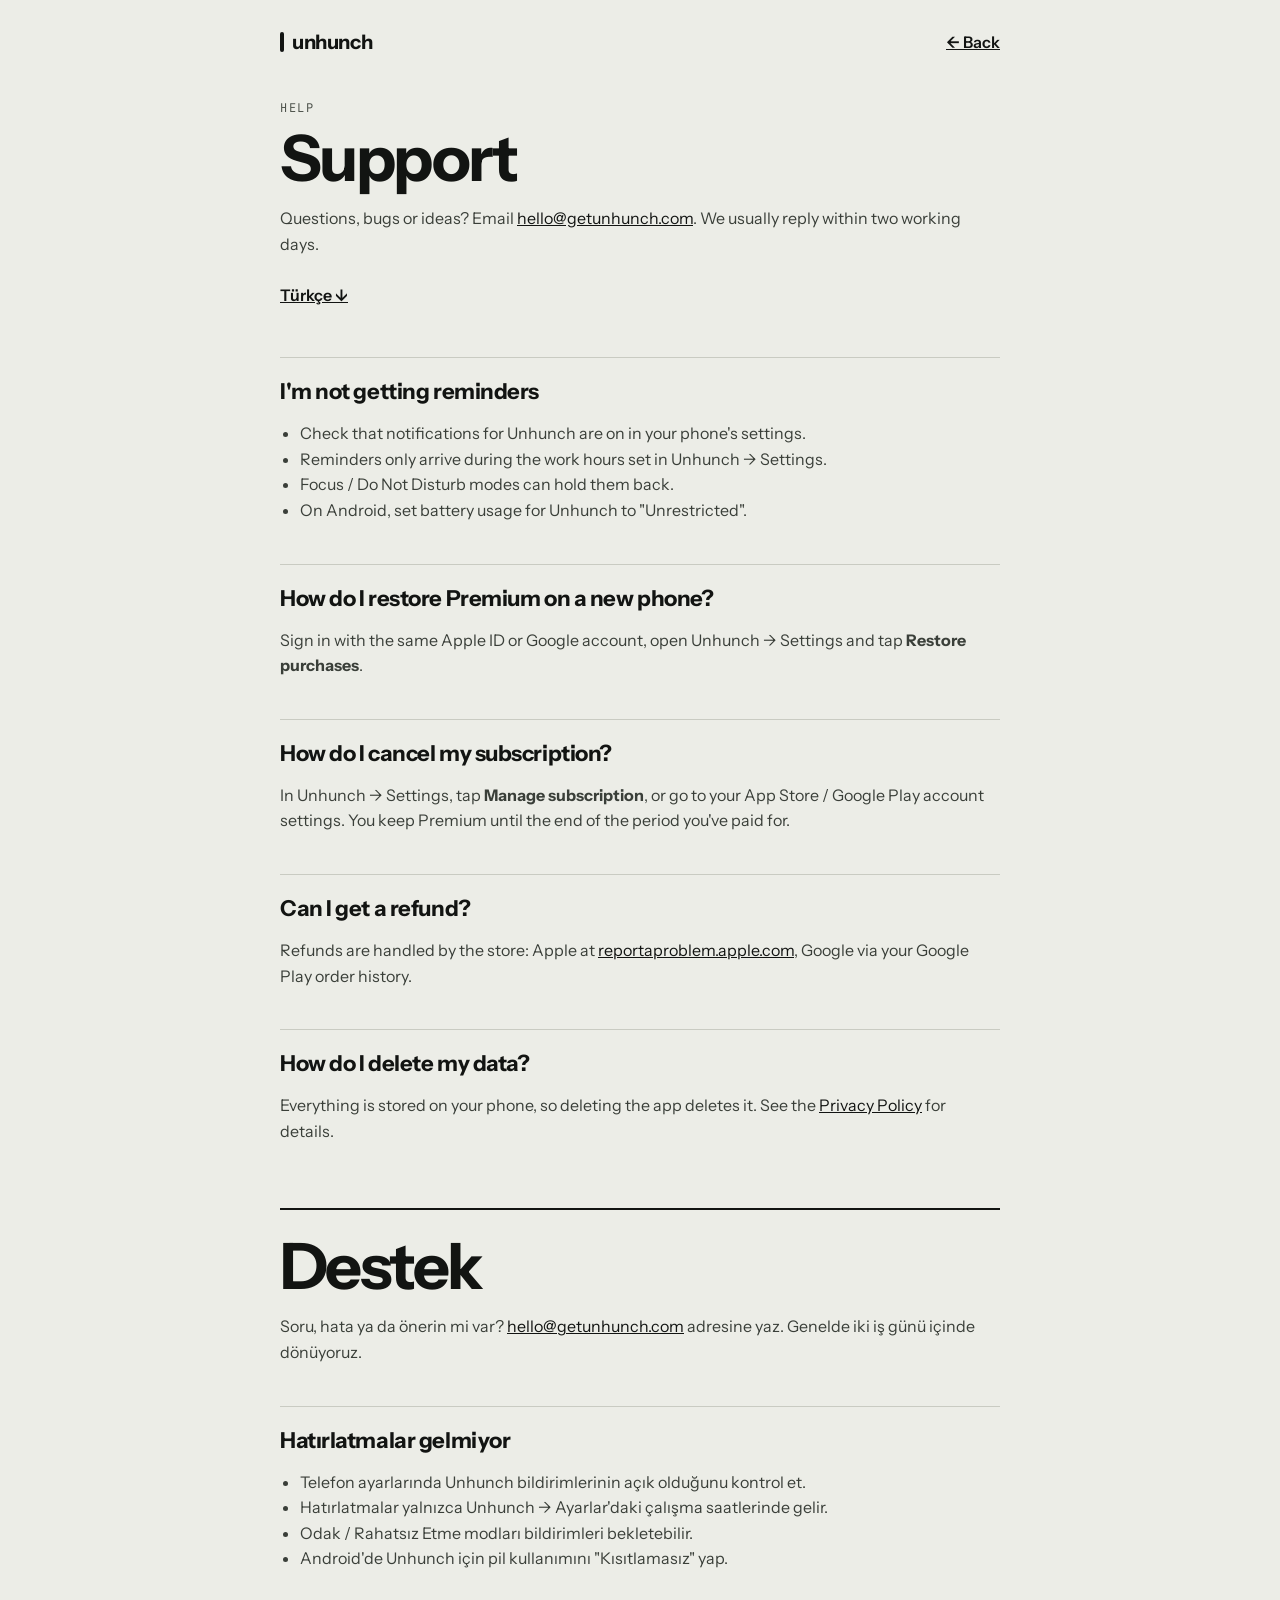
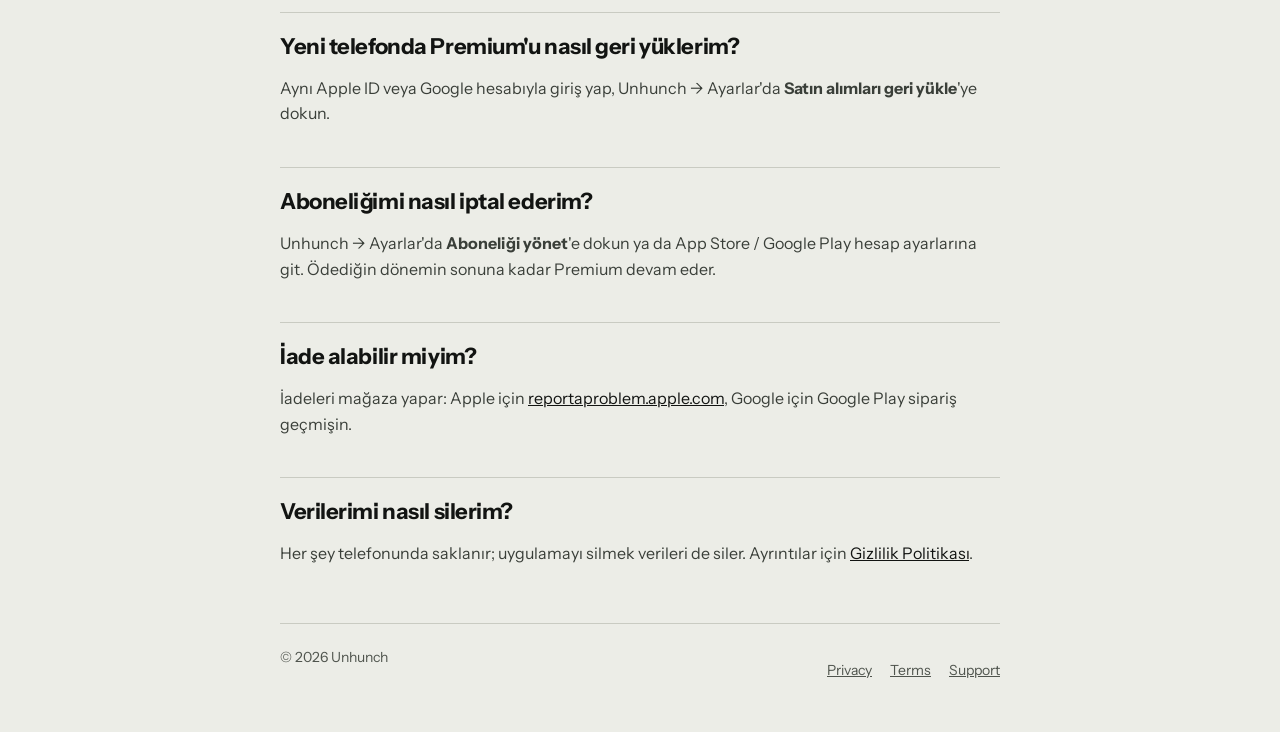
<file: support.html>
<!doctype html>
<html lang="en">
<head>
<meta charset="utf-8">
<meta name="viewport" content="width=device-width, initial-scale=1">
<title>Support — Unhunch</title>
<meta name="description" content="Help with Unhunch: reminders, Premium, restoring purchases, cancelling and contact.">
<meta name="color-scheme" content="light">
<link rel="icon" href="favicon.svg" type="image/svg+xml">
<link rel="preconnect" href="https://fonts.googleapis.com">
<link rel="preconnect" href="https://fonts.gstatic.com" crossorigin>
<link href="https://fonts.googleapis.com/css2?family=Instrument+Sans:wght@400;500;600;700&family=JetBrains+Mono:wght@400;500;700&display=swap" rel="stylesheet">
<link rel="stylesheet" href="legal.css">
</head>
<body>
<div class="wrap">
  <header class="nav">
    <a class="wordmark" href="/">unhunch</a>
    <a class="back" href="/">← Back</a>
  </header>

  <main>
    <span class="label">Help</span>
    <h1>Support</h1>
    <p>Questions, bugs or ideas? Email <a href="mailto:hello@getunhunch.com">hello@getunhunch.com</a>. We usually reply within two working days.</p>
    <a class="lang" href="#tr">Türkçe ↓</a>

    <h2>I'm not getting reminders</h2>
    <ul>
      <li>Check that notifications for Unhunch are on in your phone's settings.</li>
      <li>Reminders only arrive during the work hours set in Unhunch → Settings.</li>
      <li>Focus / Do Not Disturb modes can hold them back.</li>
      <li>On Android, set battery usage for Unhunch to "Unrestricted".</li>
    </ul>

    <h2>How do I restore Premium on a new phone?</h2>
    <p>Sign in with the same Apple ID or Google account, open Unhunch → Settings and tap <strong>Restore purchases</strong>.</p>

    <h2>How do I cancel my subscription?</h2>
    <p>In Unhunch → Settings, tap <strong>Manage subscription</strong>, or go to your App Store / Google Play account settings. You keep Premium until the end of the period you've paid for.</p>

    <h2>Can I get a refund?</h2>
    <p>Refunds are handled by the store: Apple at <a href="https://reportaproblem.apple.com">reportaproblem.apple.com</a>, Google via your Google Play order history.</p>

    <h2>How do I delete my data?</h2>
    <p>Everything is stored on your phone, so deleting the app deletes it. See the <a href="/privacy">Privacy Policy</a> for details.</p>

    <hr id="tr">

    <div lang="tr">
    <h1>Destek</h1>
    <p>Soru, hata ya da önerin mi var? <a href="mailto:hello@getunhunch.com">hello@getunhunch.com</a> adresine yaz. Genelde iki iş günü içinde dönüyoruz.</p>

    <h2>Hatırlatmalar gelmiyor</h2>
    <ul>
      <li>Telefon ayarlarında Unhunch bildirimlerinin açık olduğunu kontrol et.</li>
      <li>Hatırlatmalar yalnızca Unhunch → Ayarlar'daki çalışma saatlerinde gelir.</li>
      <li>Odak / Rahatsız Etme modları bildirimleri bekletebilir.</li>
      <li>Android'de Unhunch için pil kullanımını "Kısıtlamasız" yap.</li>
    </ul>

    <h2>Yeni telefonda Premium'u nasıl geri yüklerim?</h2>
    <p>Aynı Apple ID veya Google hesabıyla giriş yap, Unhunch → Ayarlar'da <strong>Satın alımları geri yükle</strong>'ye dokun.</p>

    <h2>Aboneliğimi nasıl iptal ederim?</h2>
    <p>Unhunch → Ayarlar'da <strong>Aboneliği yönet</strong>'e dokun ya da App Store / Google Play hesap ayarlarına git. Ödediğin dönemin sonuna kadar Premium devam eder.</p>

    <h2>İade alabilir miyim?</h2>
    <p>İadeleri mağaza yapar: Apple için <a href="https://reportaproblem.apple.com">reportaproblem.apple.com</a>, Google için Google Play sipariş geçmişin.</p>

    <h2>Verilerimi nasıl silerim?</h2>
    <p>Her şey telefonunda saklanır; uygulamayı silmek verileri de siler. Ayrıntılar için <a href="/privacy">Gizlilik Politikası</a>.</p>
    </div>
  </main>

  <footer>
    <span>© 2026 Unhunch</span>
    <nav><a href="/privacy">Privacy</a><a href="/terms">Terms</a><a href="/support">Support</a></nav>
  </footer>
</div>
</body>
</html>
</file>
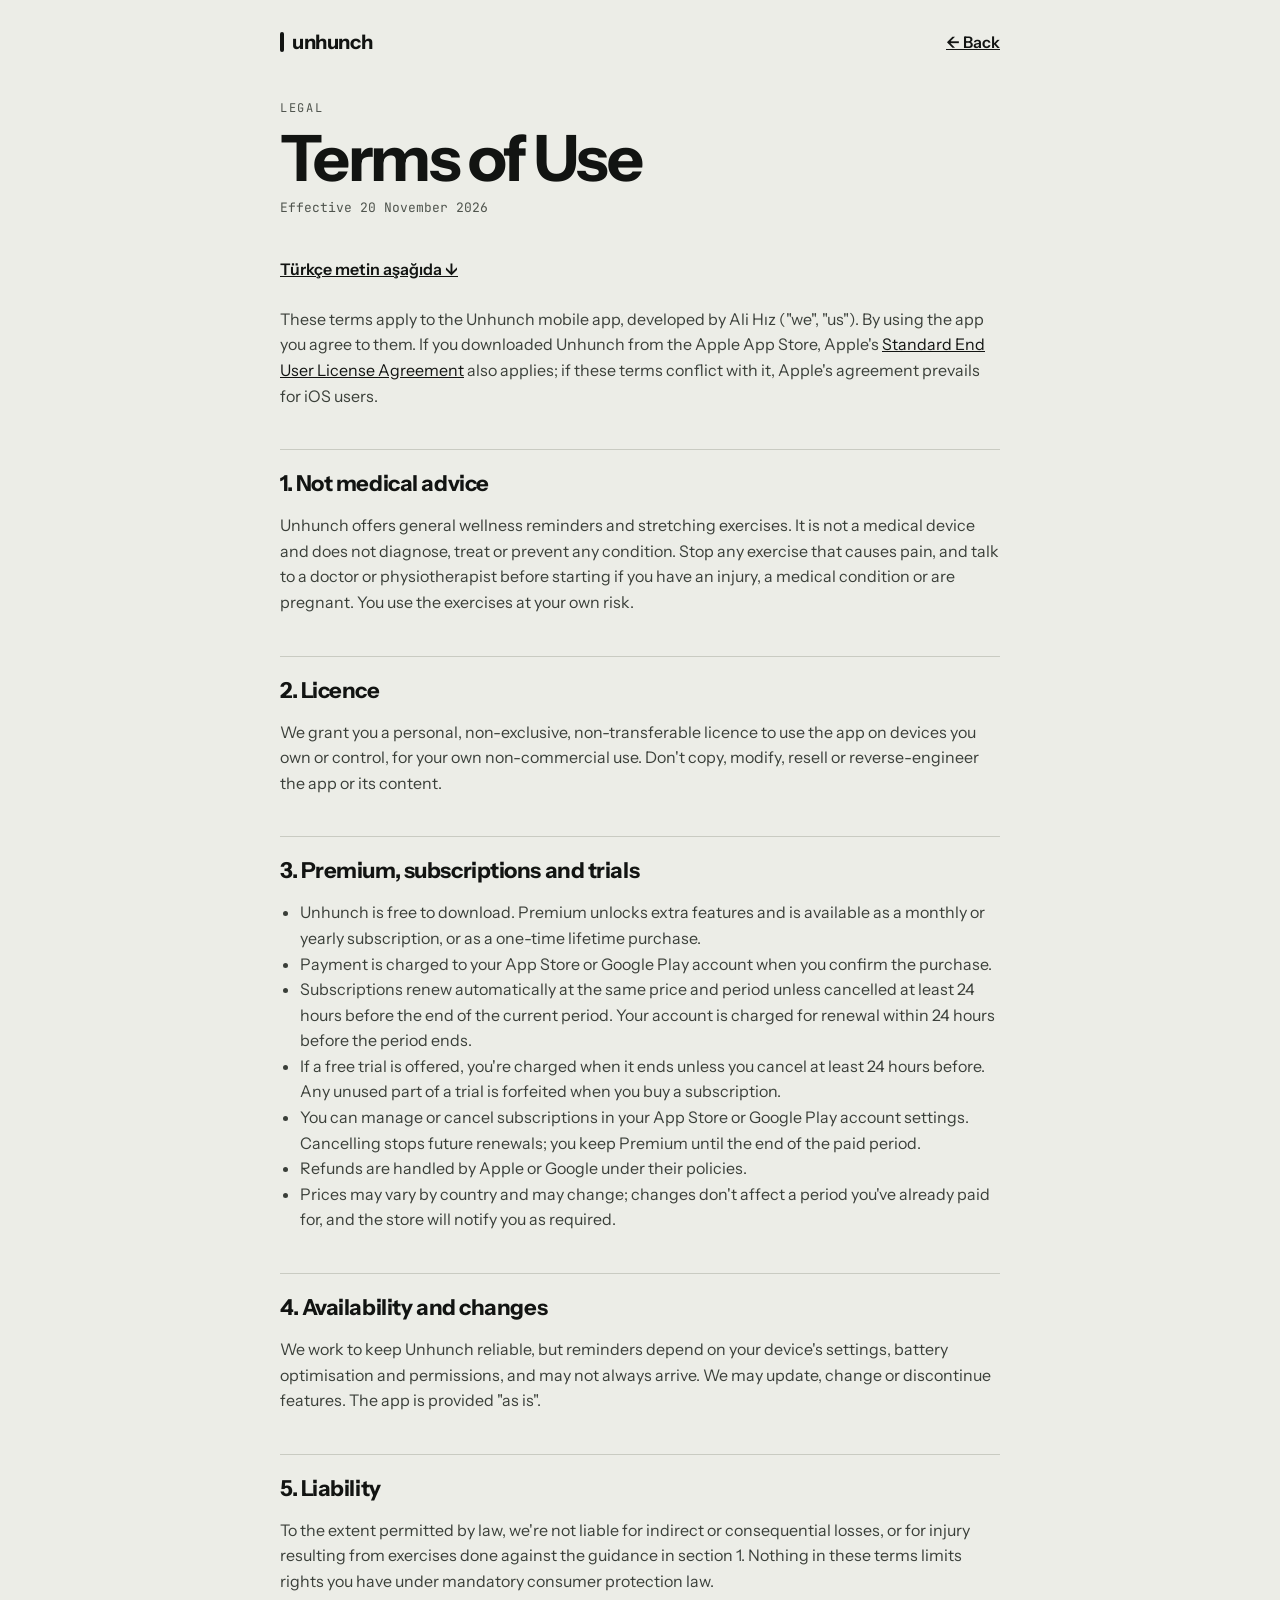
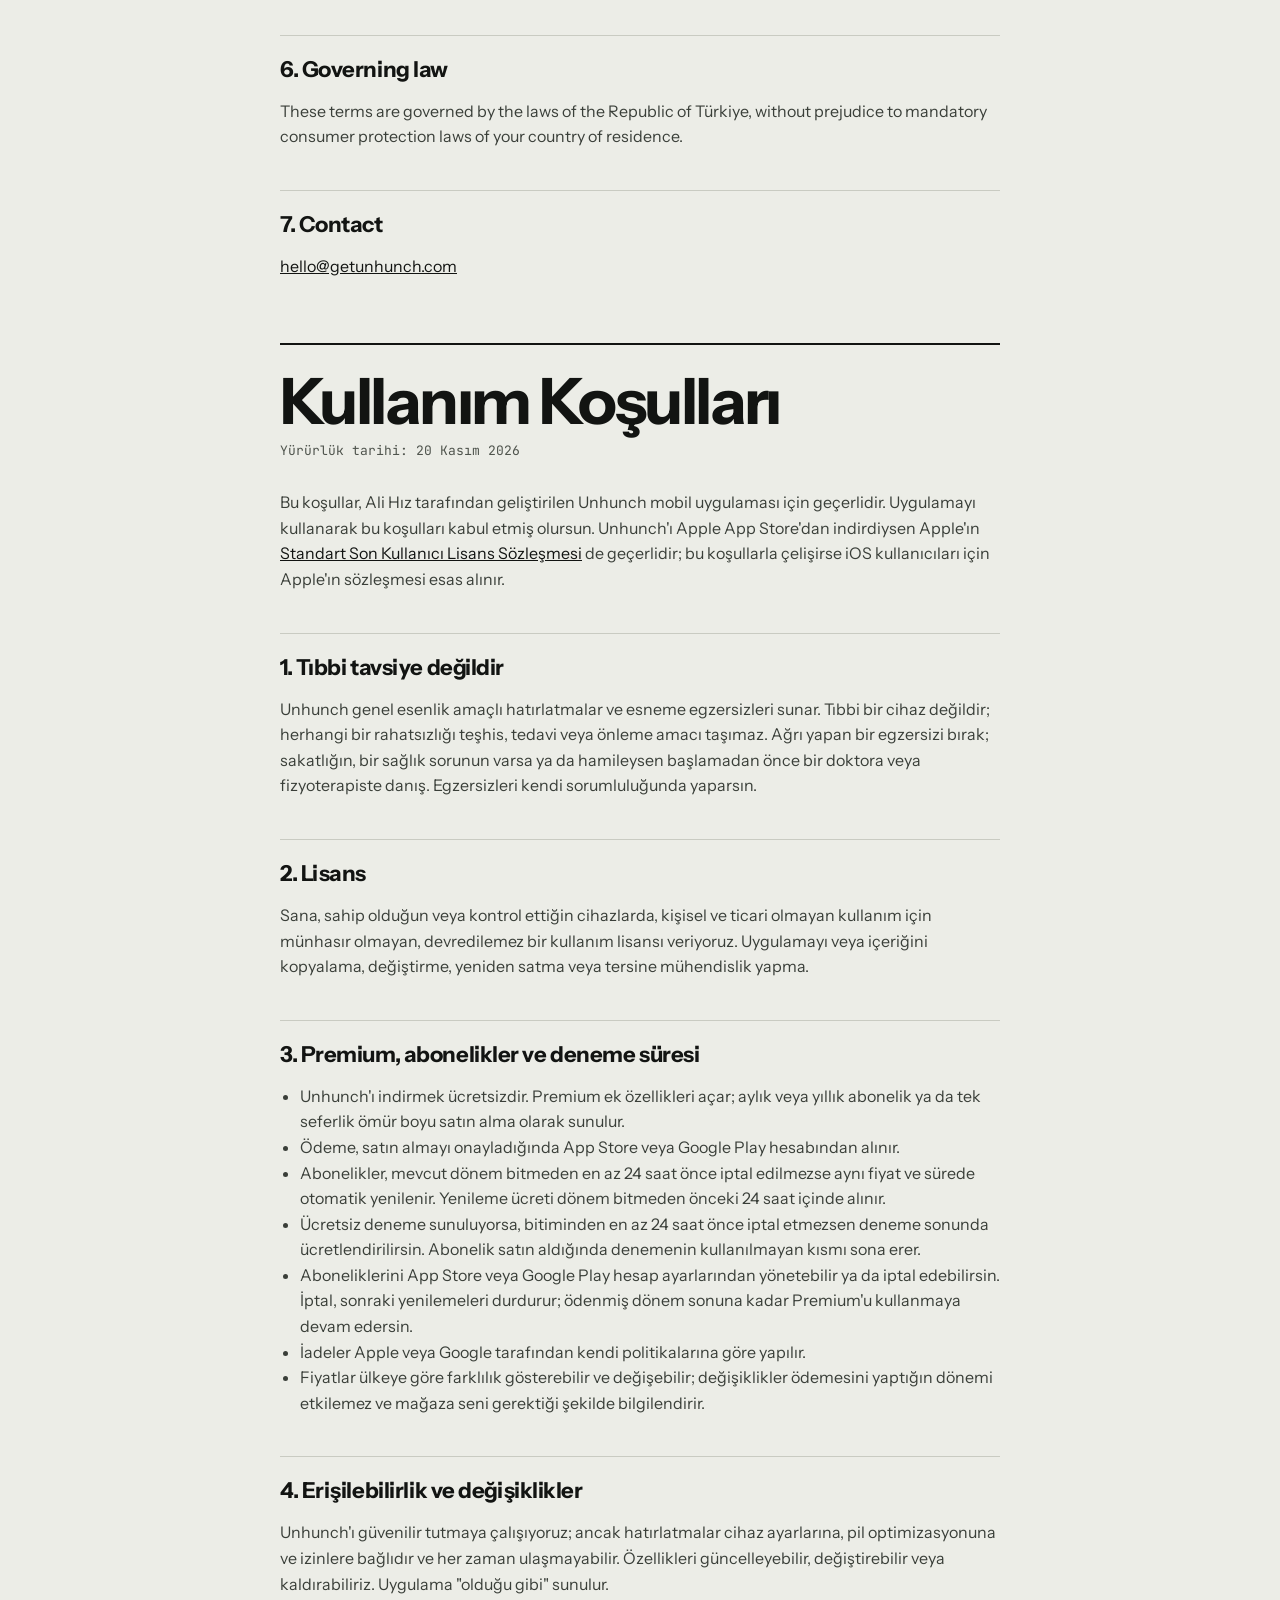
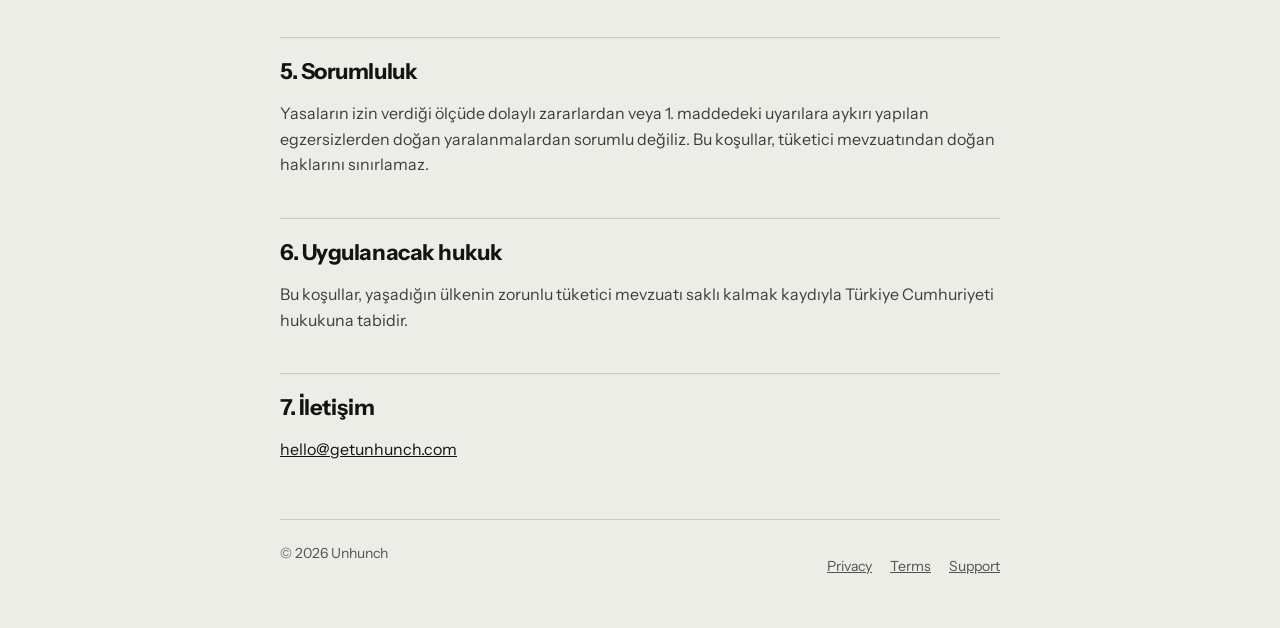
<file: terms.html>
<!doctype html>
<html lang="en">
<head>
<meta charset="utf-8">
<meta name="viewport" content="width=device-width, initial-scale=1">
<title>Terms of Use — Unhunch</title>
<meta name="description" content="Terms of use for the Unhunch app, subscriptions and free trial.">
<meta name="color-scheme" content="light">
<link rel="icon" href="favicon.svg" type="image/svg+xml">
<link rel="preconnect" href="https://fonts.googleapis.com">
<link rel="preconnect" href="https://fonts.gstatic.com" crossorigin>
<link href="https://fonts.googleapis.com/css2?family=Instrument+Sans:wght@400;500;600;700&family=JetBrains+Mono:wght@400;500;700&display=swap" rel="stylesheet">
<link rel="stylesheet" href="legal.css">
</head>
<body>
<div class="wrap">
  <header class="nav">
    <a class="wordmark" href="/">unhunch</a>
    <a class="back" href="/">← Back</a>
  </header>

  <main>
    <span class="label">Legal</span>
    <h1>Terms of Use</h1>
    <p class="meta">Effective 20 November 2026</p>
    <a class="lang" href="#tr">Türkçe metin aşağıda ↓</a>

    <p>These terms apply to the Unhunch mobile app, developed by Ali Hız ("we", "us"). By using the app you agree to them. If you downloaded Unhunch from the Apple App Store, Apple's <a href="https://www.apple.com/legal/internet-services/itunes/dev/stdeula/">Standard End User License Agreement</a> also applies; if these terms conflict with it, Apple's agreement prevails for iOS users.</p>

    <h2>1. Not medical advice</h2>
    <p>Unhunch offers general wellness reminders and stretching exercises. It is not a medical device and does not diagnose, treat or prevent any condition. Stop any exercise that causes pain, and talk to a doctor or physiotherapist before starting if you have an injury, a medical condition or are pregnant. You use the exercises at your own risk.</p>

    <h2>2. Licence</h2>
    <p>We grant you a personal, non-exclusive, non-transferable licence to use the app on devices you own or control, for your own non-commercial use. Don't copy, modify, resell or reverse-engineer the app or its content.</p>

    <h2>3. Premium, subscriptions and trials</h2>
    <ul>
      <li>Unhunch is free to download. Premium unlocks extra features and is available as a monthly or yearly subscription, or as a one-time lifetime purchase.</li>
      <li>Payment is charged to your App Store or Google Play account when you confirm the purchase.</li>
      <li>Subscriptions renew automatically at the same price and period unless cancelled at least 24 hours before the end of the current period. Your account is charged for renewal within 24 hours before the period ends.</li>
      <li>If a free trial is offered, you're charged when it ends unless you cancel at least 24 hours before. Any unused part of a trial is forfeited when you buy a subscription.</li>
      <li>You can manage or cancel subscriptions in your App Store or Google Play account settings. Cancelling stops future renewals; you keep Premium until the end of the paid period.</li>
      <li>Refunds are handled by Apple or Google under their policies.</li>
      <li>Prices may vary by country and may change; changes don't affect a period you've already paid for, and the store will notify you as required.</li>
    </ul>

    <h2>4. Availability and changes</h2>
    <p>We work to keep Unhunch reliable, but reminders depend on your device's settings, battery optimisation and permissions, and may not always arrive. We may update, change or discontinue features. The app is provided "as is".</p>

    <h2>5. Liability</h2>
    <p>To the extent permitted by law, we're not liable for indirect or consequential losses, or for injury resulting from exercises done against the guidance in section 1. Nothing in these terms limits rights you have under mandatory consumer protection law.</p>

    <h2>6. Governing law</h2>
    <p>These terms are governed by the laws of the Republic of Türkiye, without prejudice to mandatory consumer protection laws of your country of residence.</p>

    <h2>7. Contact</h2>
    <p><a href="mailto:hello@getunhunch.com">hello@getunhunch.com</a></p>

    <hr id="tr">

    <div lang="tr">
    <h1>Kullanım Koşulları</h1>
    <p class="meta">Yürürlük tarihi: 20 Kasım 2026</p>

    <p>Bu koşullar, Ali Hız tarafından geliştirilen Unhunch mobil uygulaması için geçerlidir. Uygulamayı kullanarak bu koşulları kabul etmiş olursun. Unhunch'ı Apple App Store'dan indirdiysen Apple'ın <a href="https://www.apple.com/legal/internet-services/itunes/dev/stdeula/">Standart Son Kullanıcı Lisans Sözleşmesi</a> de geçerlidir; bu koşullarla çelişirse iOS kullanıcıları için Apple'ın sözleşmesi esas alınır.</p>

    <h2>1. Tıbbi tavsiye değildir</h2>
    <p>Unhunch genel esenlik amaçlı hatırlatmalar ve esneme egzersizleri sunar. Tıbbi bir cihaz değildir; herhangi bir rahatsızlığı teşhis, tedavi veya önleme amacı taşımaz. Ağrı yapan bir egzersizi bırak; sakatlığın, bir sağlık sorunun varsa ya da hamileysen başlamadan önce bir doktora veya fizyoterapiste danış. Egzersizleri kendi sorumluluğunda yaparsın.</p>

    <h2>2. Lisans</h2>
    <p>Sana, sahip olduğun veya kontrol ettiğin cihazlarda, kişisel ve ticari olmayan kullanım için münhasır olmayan, devredilemez bir kullanım lisansı veriyoruz. Uygulamayı veya içeriğini kopyalama, değiştirme, yeniden satma veya tersine mühendislik yapma.</p>

    <h2>3. Premium, abonelikler ve deneme süresi</h2>
    <ul>
      <li>Unhunch'ı indirmek ücretsizdir. Premium ek özellikleri açar; aylık veya yıllık abonelik ya da tek seferlik ömür boyu satın alma olarak sunulur.</li>
      <li>Ödeme, satın almayı onayladığında App Store veya Google Play hesabından alınır.</li>
      <li>Abonelikler, mevcut dönem bitmeden en az 24 saat önce iptal edilmezse aynı fiyat ve sürede otomatik yenilenir. Yenileme ücreti dönem bitmeden önceki 24 saat içinde alınır.</li>
      <li>Ücretsiz deneme sunuluyorsa, bitiminden en az 24 saat önce iptal etmezsen deneme sonunda ücretlendirilirsin. Abonelik satın aldığında denemenin kullanılmayan kısmı sona erer.</li>
      <li>Aboneliklerini App Store veya Google Play hesap ayarlarından yönetebilir ya da iptal edebilirsin. İptal, sonraki yenilemeleri durdurur; ödenmiş dönem sonuna kadar Premium'u kullanmaya devam edersin.</li>
      <li>İadeler Apple veya Google tarafından kendi politikalarına göre yapılır.</li>
      <li>Fiyatlar ülkeye göre farklılık gösterebilir ve değişebilir; değişiklikler ödemesini yaptığın dönemi etkilemez ve mağaza seni gerektiği şekilde bilgilendirir.</li>
    </ul>

    <h2>4. Erişilebilirlik ve değişiklikler</h2>
    <p>Unhunch'ı güvenilir tutmaya çalışıyoruz; ancak hatırlatmalar cihaz ayarlarına, pil optimizasyonuna ve izinlere bağlıdır ve her zaman ulaşmayabilir. Özellikleri güncelleyebilir, değiştirebilir veya kaldırabiliriz. Uygulama "olduğu gibi" sunulur.</p>

    <h2>5. Sorumluluk</h2>
    <p>Yasaların izin verdiği ölçüde dolaylı zararlardan veya 1. maddedeki uyarılara aykırı yapılan egzersizlerden doğan yaralanmalardan sorumlu değiliz. Bu koşullar, tüketici mevzuatından doğan haklarını sınırlamaz.</p>

    <h2>6. Uygulanacak hukuk</h2>
    <p>Bu koşullar, yaşadığın ülkenin zorunlu tüketici mevzuatı saklı kalmak kaydıyla Türkiye Cumhuriyeti hukukuna tabidir.</p>

    <h2>7. İletişim</h2>
    <p><a href="mailto:hello@getunhunch.com">hello@getunhunch.com</a></p>
    </div>
  </main>

  <footer>
    <span>© 2026 Unhunch</span>
    <nav><a href="/privacy">Privacy</a><a href="/terms">Terms</a><a href="/support">Support</a></nav>
  </footer>
</div>
</body>
</html>
</file>
<file: legal.css>
:root {
  --bg: #ECEDE7;
  --ink: #121412;
  --muted: #4F544D;
  --soft: #3A3F39;
  --line: #C9CBC2;
  --signal: #C8F31D;
  --sans: 'Instrument Sans', system-ui, -apple-system, sans-serif;
  --mono: 'JetBrains Mono', ui-monospace, monospace;
}
* { box-sizing: border-box; }
body { margin: 0; background: var(--bg); color: var(--ink); font-family: var(--sans); -webkit-font-smoothing: antialiased; }
a { color: var(--ink); }
:focus-visible { outline: 3px solid var(--ink); outline-offset: 3px; }
.wrap { max-width: 760px; margin: 0 auto; padding: 0 20px; }
.nav { display: flex; align-items: center; justify-content: space-between; padding: 20px 0 32px; }
.wordmark { display: inline-flex; align-items: center; gap: 8px; font-weight: 700; font-size: 20px; letter-spacing: -0.02em; text-decoration: none; }
.wordmark::before { content: ""; width: 4px; height: 20px; border-radius: 2px; background: var(--ink); }
.back { font-weight: 600; min-height: 44px; display: inline-flex; align-items: center; }
.label { font-family: var(--mono); font-size: 12px; letter-spacing: 0.14em; text-transform: uppercase; color: var(--muted); }
h1 { font-size: clamp(40px, 7vw, 64px); letter-spacing: -0.04em; line-height: 1; margin: 10px 0 8px; }
.meta { font-family: var(--mono); font-size: 13px; color: var(--muted); margin: 0 0 28px; }
h2 { font-size: 22px; letter-spacing: -0.02em; margin: 40px 0 10px; padding-top: 20px; border-top: 1px solid var(--line); }
h3 { font-size: 17px; margin: 22px 0 6px; }
p, li { font-size: 16px; line-height: 1.6; color: var(--soft); }
ul { padding-left: 20px; }
.summary { border: 2px solid var(--ink); background: var(--signal); border-radius: 18px; padding: 18px 20px 6px; }
.summary strong { font-size: 17px; }
.summary li { color: var(--ink); }
footer { border-top: 1px solid var(--line); margin-top: 56px; padding: 24px 0 40px; display: flex; justify-content: space-between; gap: 16px; flex-wrap: wrap; font-size: 14px; color: var(--muted); }
footer nav { display: flex; gap: 18px; }
footer a { color: var(--muted); min-height: 44px; display: inline-flex; align-items: center; }
.lang { display: inline-block; font-weight: 600; min-height: 44px; line-height: 44px; }
hr { border: 0; border-top: 2px solid var(--ink); margin: 64px 0 24px; }
.summary { margin: 20px 0; padding-bottom: 18px; }
</file>
